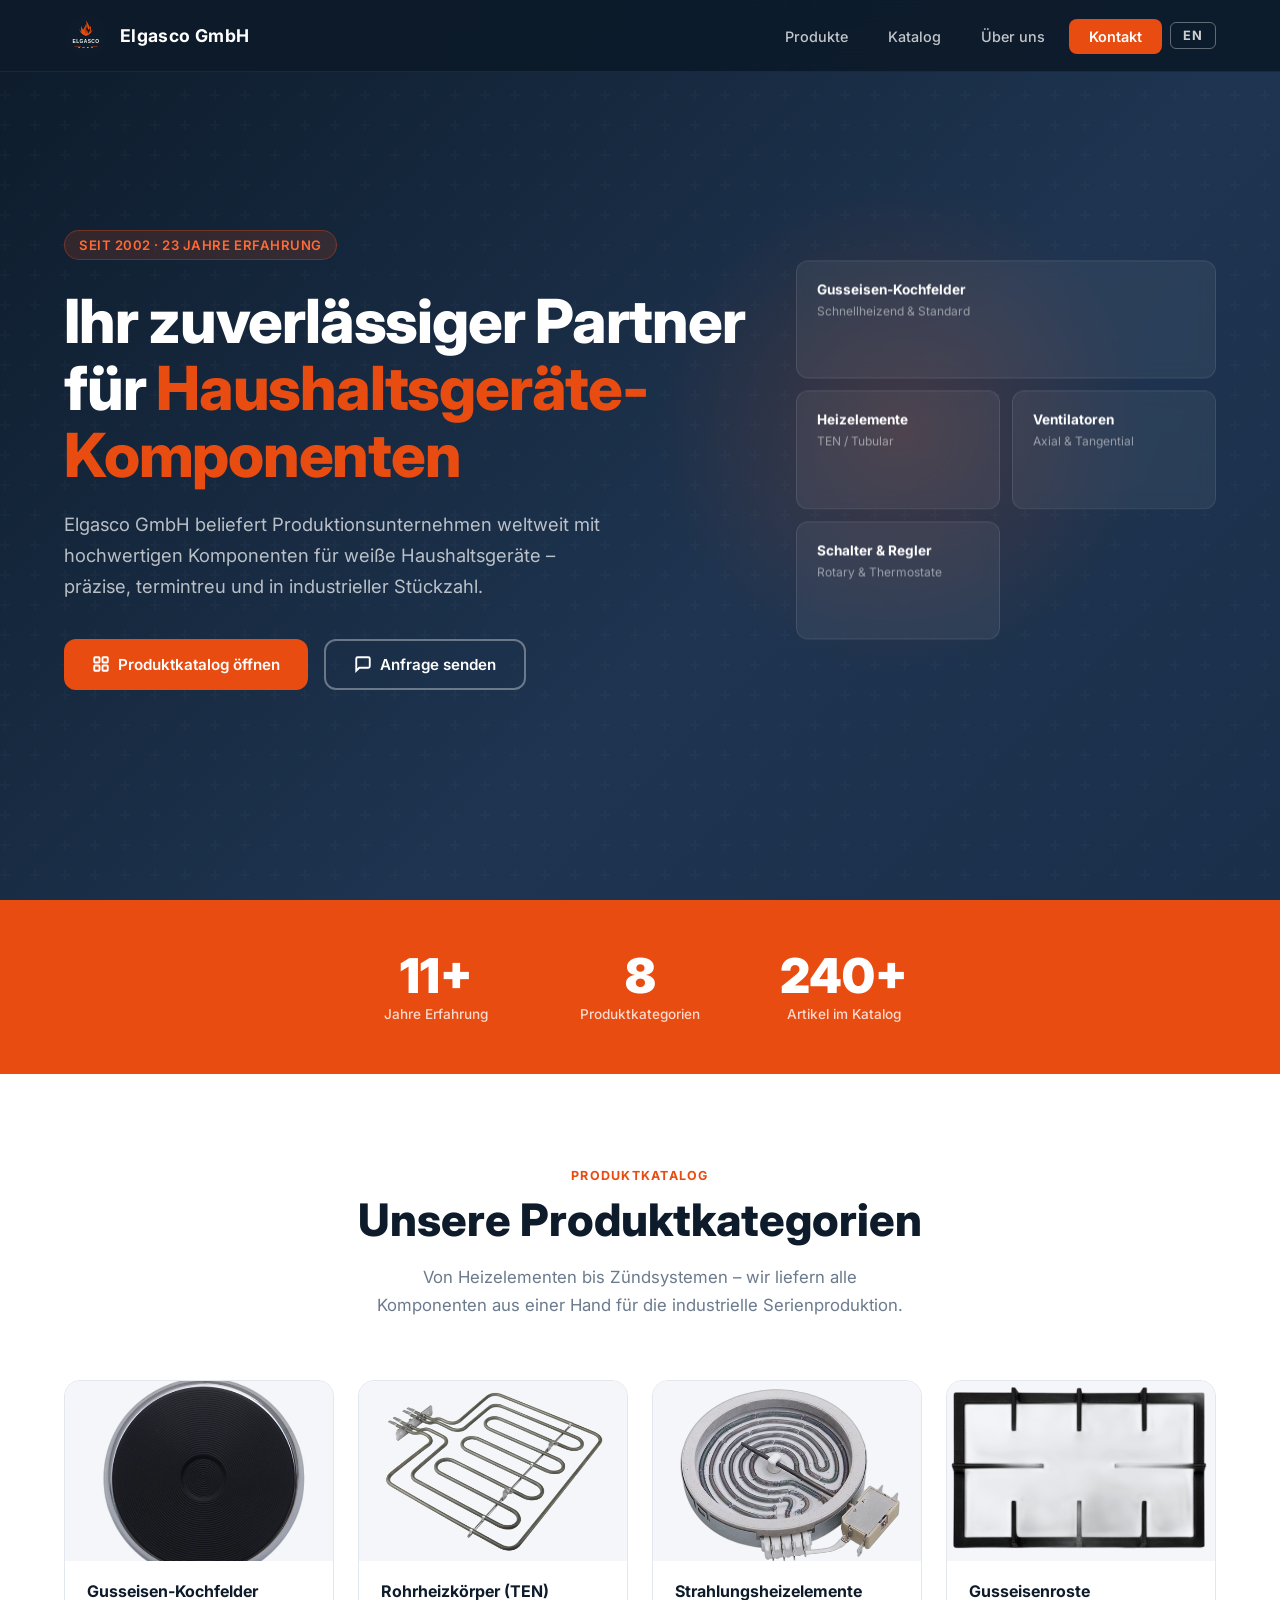
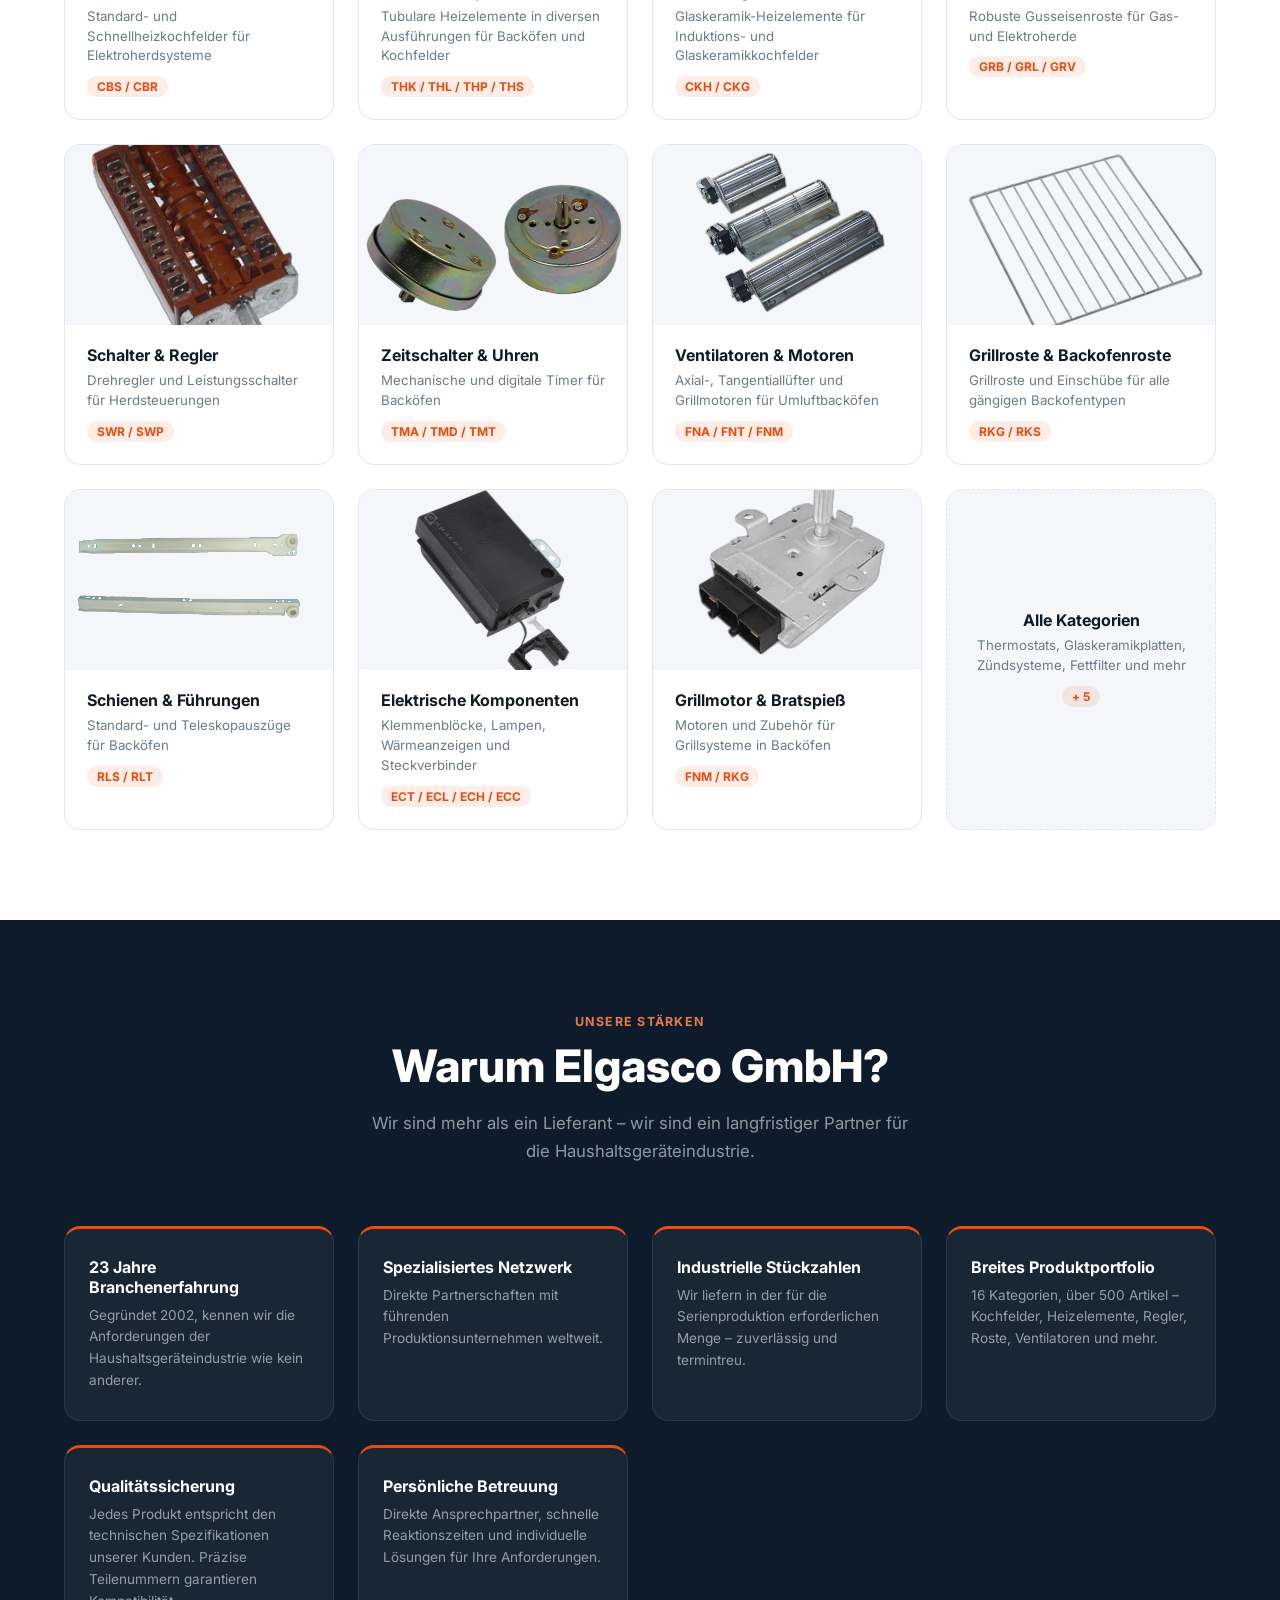
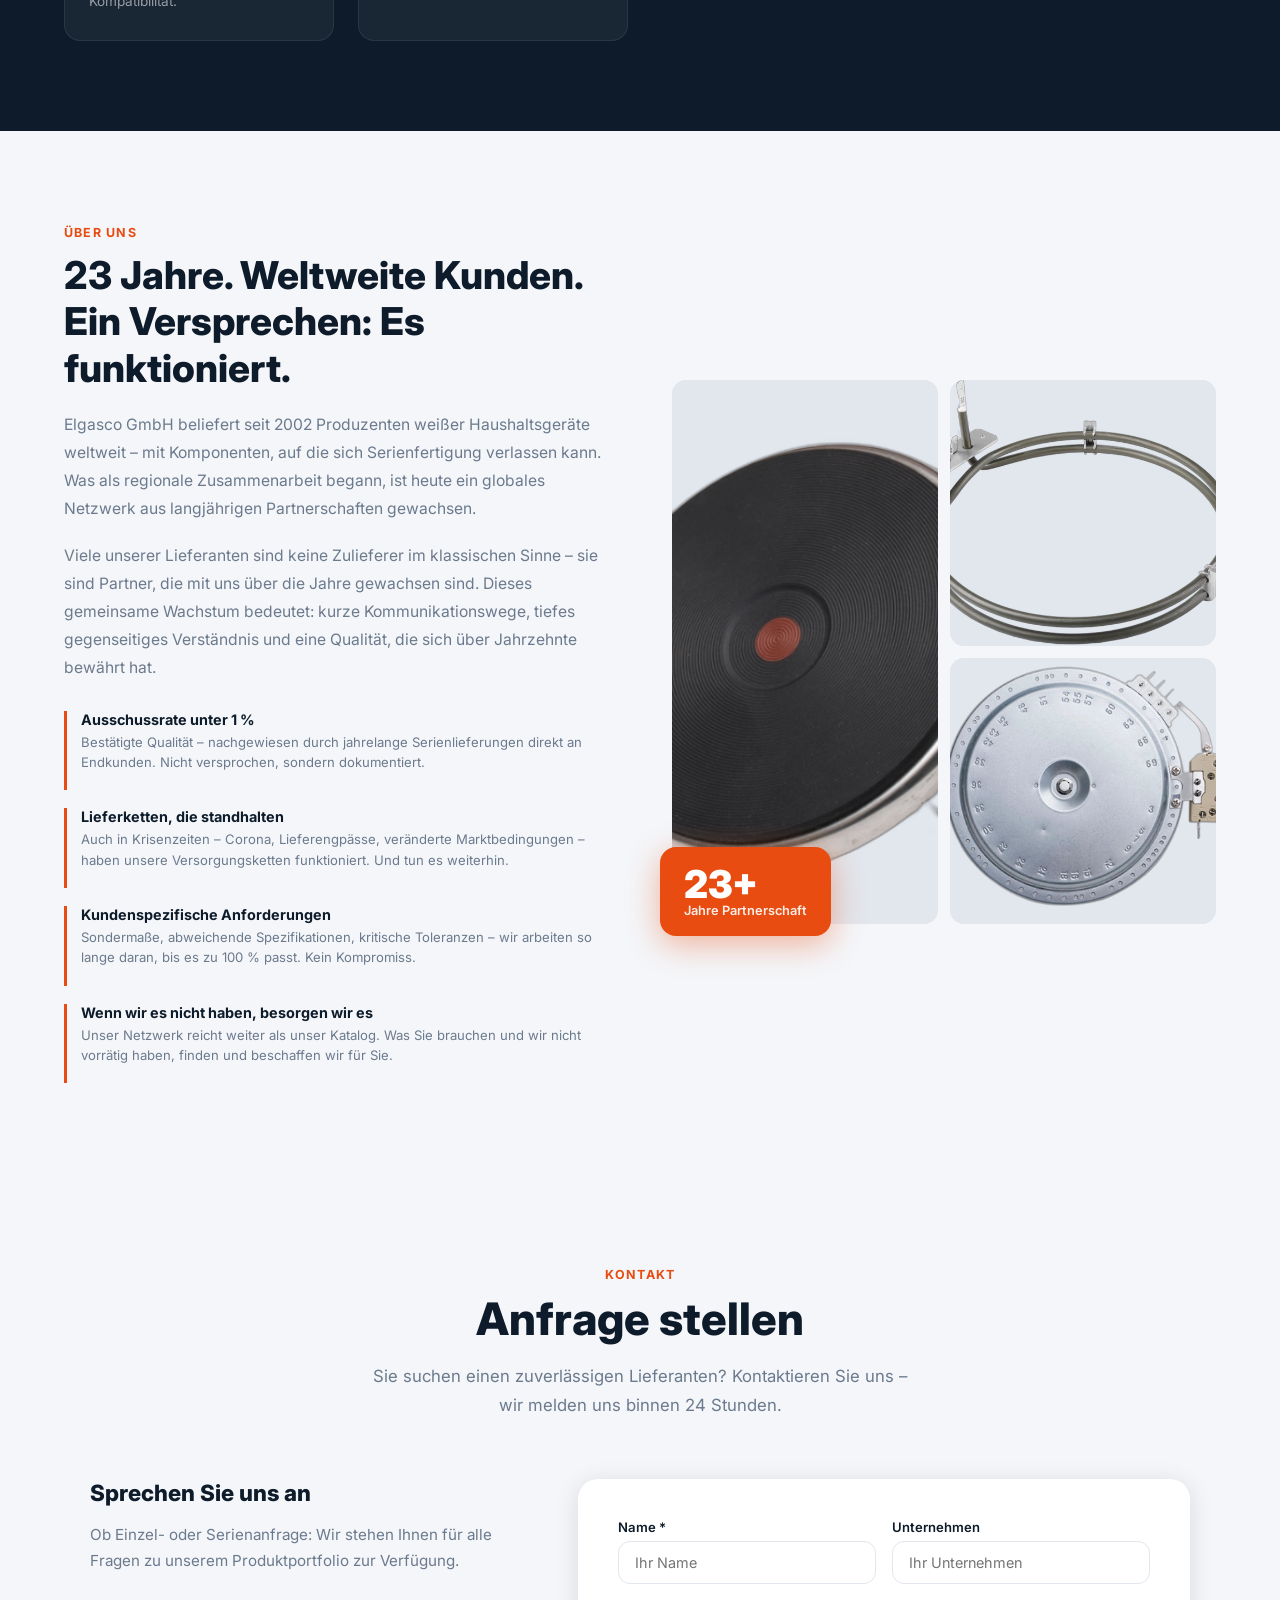
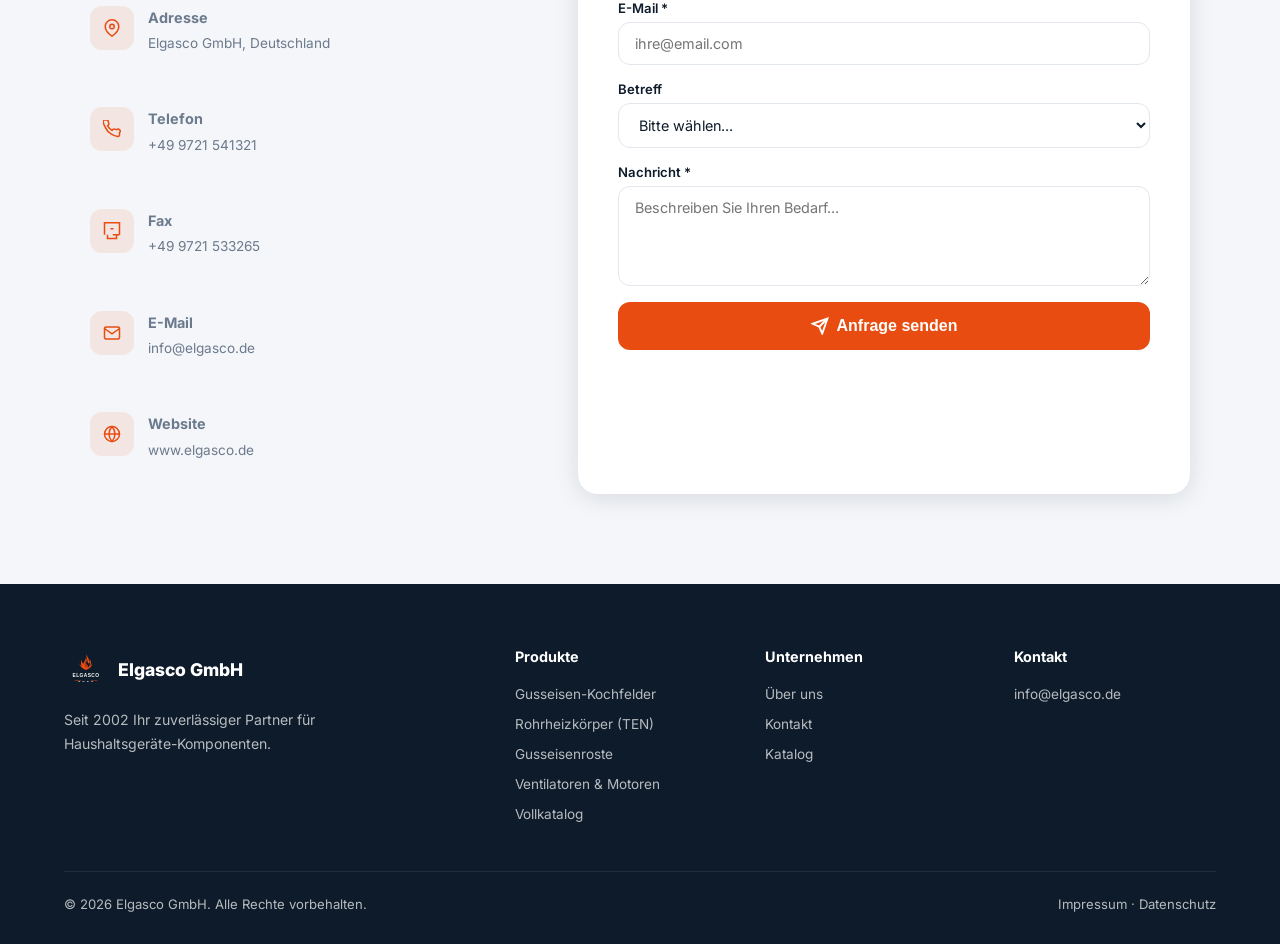
<file: index.html>
﻿<!DOCTYPE html>
<html lang="de">
<head>
  <meta charset="UTF-8" />
  <meta name="viewport" content="width=device-width, initial-scale=1.0" />
  <title>Elgasco GmbH – Ihr Partner für Haushaltsgeräte-Komponenten</title>
  <meta name="description" content="Elgasco GmbH – seit 23 Jahren zuverlässiger Lieferant von Komponenten für Hersteller weißer Haushaltsgeräte weltweit." />
  <meta name="keywords" content="Elgasco, Haushaltsgeräte Komponenten, Heizelemente, Kochfelder, Backofen Ersatzteile, Gusseisenroste, Thermostate, Regler, white goods components" />
  <meta name="robots" content="index, follow" />
  <meta property="og:title" content="Elgasco GmbH – Component Partner" />
  <meta property="og:description" content="25 years of experience supplying components for the household appliance industry worldwide." />
  <meta property="og:image" content="assets/images/logo.svg" />
  <meta property="og:type" content="website" />
  <link rel="preconnect" href="https://fonts.googleapis.com" />
  <link rel="preconnect" href="https://fonts.gstatic.com" crossorigin />
  <link href="https://fonts.googleapis.com/css2?family=Inter:wght@400;500;600;700;800;900&display=swap" rel="stylesheet" />
  <link rel="stylesheet" href="assets/css/style.css" />
  <link rel="icon" type="image/png" href="assets/images/logo.svg" />
  <script type="application/ld+json">
  {"@context":"https://schema.org","@type":"Organization","name":"Elgasco GmbH","description":"Supplier of components for white goods manufacturers","foundingDate":"2002","areaServed":"Worldwide","knowsAbout":["Haushaltsgeräte","Kochfelder","Heizelemente","Backofen Komponenten"]}
  </script>
</head>
<body>

<nav class="navbar">
  <a href="index.html" class="nav-logo">
    <img src="assets/images/logo.svg" alt="Elgasco GmbH Logo" />
    <span>Elgasco GmbH</span>
  </a>
  <ul class="nav-links">
    <li><a href="#categories" data-i18n="nav_products">Produkte</a></li>
    <li><a href="catalog.html" data-i18n="nav_catalog">Katalog</a></li>
    <li><a href="#about" data-i18n="nav_about">Über uns</a></li>
    <li><a href="#contact" class="btn-primary" data-i18n="nav_contact">Kontakt</a></li>
    <li><button class="lang-btn" onclick="toggleLang()" title="Switch language">EN</button></li>
  </ul>
  <button class="nav-toggle" aria-label="Menü öffnen">
    <span></span><span></span><span></span>
  </button>
</nav>

<section class="hero" id="home">
  <div class="hero-bg-glow"></div>
  <div class="hero-content">
    <div class="hero-badge" data-i18n="hero_badge">Seit 2002 · 23 Jahre Erfahrung</div>
    <h1 data-i18n-html="hero_h1">Ihr zuverlässiger Partner für <span>Haushaltsgeräte-Komponenten</span></h1>
    <p data-i18n="hero_p">Elgasco GmbH beliefert Produktionsunternehmen weltweit mit hochwertigen Komponenten für weiße Haushaltsgeräte – präzise, termintreu und in industrieller Stückzahl.</p>
    <div class="hero-buttons">
      <a href="catalog.html" class="btn btn-primary">
        <svg width="18" height="18" viewBox="0 0 24 24" fill="none" stroke="currentColor" stroke-width="2.5"><rect x="3" y="3" width="7" height="7" rx="1"/><rect x="14" y="3" width="7" height="7" rx="1"/><rect x="3" y="14" width="7" height="7" rx="1"/><rect x="14" y="14" width="7" height="7" rx="1"/></svg>
        <span data-i18n="hero_btn_catalog">Produktkatalog öffnen</span>
      </a>
      <a href="#contact" class="btn btn-outline">
        <svg width="18" height="18" viewBox="0 0 24 24" fill="none" stroke="currentColor" stroke-width="2.5"><path d="M21 15a2 2 0 01-2 2H7l-4 4V5a2 2 0 012-2h14a2 2 0 012 2z"/></svg>
        <span data-i18n="hero_btn_contact">Anfrage senden</span>
      </a>
    </div>
  </div>
  <div class="hero-visual" aria-hidden="true">
    <div class="hero-card">
      <h3 data-i18n="hero_card1_h">Gusseisen-Kochfelder</h3>
      <p data-i18n="hero_card1_p">Schnellheizend & Standard</p>
    </div>
    <div class="hero-card">
      <h3 data-i18n="hero_card2_h">Heizelemente</h3>
      <p data-i18n="hero_card2_p">TEN / Tubular</p>
    </div>
    <div class="hero-card">
      <h3 data-i18n="hero_card3_h">Ventilatoren</h3>
      <p data-i18n="hero_card3_p">Axial & Tangential</p>
    </div>
    <div class="hero-card">
      <h3 data-i18n="hero_card4_h">Schalter & Regler</h3>
      <p data-i18n="hero_card4_p">Rotary & Thermostate</p>
    </div>
  </div>
</section>

<div class="stats">
  <div class="stats-grid">
    <div class="stat-item fade-up">
      <div class="stat-number" data-target="23" data-suffix="+">0+</div>
      <div class="stat-label" data-i18n="stat1">Jahre Erfahrung</div>
    </div>
    <div class="stat-item fade-up">
      <div class="stat-number" data-target="16" data-suffix="">0</div>
      <div class="stat-label" data-i18n="stat2">Produktkategorien</div>
    </div>
    <div class="stat-item fade-up">
      <div class="stat-number" data-target="500" data-suffix="+">0+</div>
      <div class="stat-label" data-i18n="stat3">Artikel im Katalog</div>
    </div>
  </div>
</div>

<section class="categories" id="categories">
  <div class="section-header">
    <span class="section-tag" data-i18n="cat_tag">Produktkatalog</span>
    <h2 data-i18n="cat_h2">Unsere Produktkategorien</h2>
    <p data-i18n="cat_p">Von Heizelementen bis Zündsystemen – wir liefern alle Komponenten aus einer Hand für die industrielle Serienproduktion.</p>
  </div>
  <div class="categories-grid">

    <a href="catalog.html?cat=burners" class="category-card fade-up">
      <div class="category-img"><img src="assets/images/CastIronHotplate_nobg.png" alt="Cast Iron Hotplates" loading="lazy" /></div>
      <div class="category-body">
        <h3 data-i18n="cat1_h">Gusseisen-Kochfelder</h3>
        <p data-i18n="cat1_p">Standard- und Schnellheizkochfelder für Elektroherdsysteme</p>
        <span class="cat-count">CBS / CBR</span>
      </div>
    </a>

    <a href="catalog.html?cat=ten" class="category-card fade-up">
      <div class="category-img"><img src="assets/images/Tubular Heating Element 1_nobg.png" alt="Tubular Heating Elements" loading="lazy" /></div>
      <div class="category-body">
        <h3 data-i18n="cat2_h">Rohrheizkörper (TEN)</h3>
        <p data-i18n="cat2_p">Tubulare Heizelemente in diversen Ausführungen für Backöfen und Kochfelder</p>
        <span class="cat-count">THK / THL / THP / THS</span>
      </div>
    </a>

    <a href="catalog.html?cat=radiant" class="category-card fade-up">
      <div class="category-img"><img src="assets/images/Radiant Heating Element_1_nobg.png" alt="Radiant Heating Elements" loading="lazy" /></div>
      <div class="category-body">
        <h3 data-i18n="cat3_h">Strahlungs­heizelemente</h3>
        <p data-i18n="cat3_p">Glaskeramik-Heizelemente für Induktions- und Glaskeramikkochfelder</p>
        <span class="cat-count">CKH / CKG</span>
      </div>
    </a>

    <a href="catalog.html?cat=grates" class="category-card fade-up">
      <div class="category-img"><img src="assets/images/Cast Iron Grid_1_nobg.png" alt="Cast Iron Grates" loading="lazy" /></div>
      <div class="category-body">
        <h3 data-i18n="cat4_h">Gusseisenroste</h3>
        <p data-i18n="cat4_p">Robuste Gusseisenroste für Gas- und Elektroherde</p>
        <span class="cat-count">GRB / GRL / GRV</span>
      </div>
    </a>

    <a href="catalog.html?cat=switches" class="category-card fade-up">
      <div class="category-img"><img src="assets/images/Rotary_Switch_1_nobg.png" alt="Switches & Regulators" loading="lazy" /></div>
      <div class="category-body">
        <h3 data-i18n="cat5_h">Schalter &amp; Regler</h3>
        <p data-i18n="cat5_p">Drehregler und Leistungsschalter für Herdsteuerungen</p>
        <span class="cat-count">SWR / SWP</span>
      </div>
    </a>

    <a href="catalog.html?cat=timers" class="category-card fade-up">
      <div class="category-img"><img src="assets/images/Mechanical Timer_nobg.png" alt="Timers" loading="lazy" /></div>
      <div class="category-body">
        <h3 data-i18n="cat6_h">Zeitschalter &amp; Uhren</h3>
        <p data-i18n="cat6_p">Mechanische und digitale Timer für Backöfen</p>
        <span class="cat-count">TMA / TMD / TMT</span>
      </div>
    </a>

    <a href="catalog.html?cat=fans" class="category-card fade-up">
      <div class="category-img"><img src="assets/images/Tangential Fan_nobg.png" alt="Fans & Motors" loading="lazy" /></div>
      <div class="category-body">
        <h3 data-i18n="cat7_h">Ventilatoren &amp; Motoren</h3>
        <p data-i18n="cat7_p">Axial-, Tangentiallüfter und Grillmotoren für Umluftbacköfen</p>
        <span class="cat-count">FNA / FNT / FNM</span>
      </div>
    </a>

    <a href="catalog.html?cat=grill" class="category-card fade-up">
      <div class="category-img"><img src="assets/images/GrillGrid_1_nobg.png" alt="Grill & Oven Racks" loading="lazy" /></div>
      <div class="category-body">
        <h3 data-i18n="cat8_h">Grillroste &amp; Backofenroste</h3>
        <p data-i18n="cat8_p">Grillroste und Einschübe für alle gängigen Backofentypen</p>
        <span class="cat-count">RKG / RKS</span>
      </div>
    </a>

    <a href="catalog.html?cat=rails" class="category-card fade-up">
      <div class="category-img"><img src="assets/images/Roll_guide_nobg.png" alt="Rails & Guides" loading="lazy" /></div>
      <div class="category-body">
        <h3 data-i18n="cat9_h">Schienen &amp; Führungen</h3>
        <p data-i18n="cat9_p">Standard- und Teleskopauszüge für Backöfen</p>
        <span class="cat-count">RLS / RLT</span>
      </div>
    </a>

    <a href="catalog.html?cat=electrical" class="category-card fade-up">
      <div class="category-img"><img src="assets/images/TerminalBlock_1_nobg.png" alt="Electrical Components" loading="lazy" /></div>
      <div class="category-body">
        <h3 data-i18n="cat10_h">Elektrische Komponenten</h3>
        <p data-i18n="cat10_p">Klemmenblöcke, Lampen, Wärmeanzeigen und Steckverbinder</p>
        <span class="cat-count">ECT / ECL / ECH / ECC</span>
      </div>
    </a>

    <a href="catalog.html?cat=grill-motor" class="category-card fade-up">
      <div class="category-img"><img src="assets/images/GrillMotor_nobg.png" alt="Grill Motor & Rotisserie" loading="lazy" /></div>
      <div class="category-body">
        <h3 data-i18n="cat11_h">Grillmotor &amp; Bratspieß</h3>
        <p data-i18n="cat11_p">Motoren und Zubehör für Grillsysteme in Backöfen</p>
        <span class="cat-count">FNM / RKG</span>
      </div>
    </a>

    <a href="catalog.html" class="category-card fade-up" style="border-style:dashed;background:var(--gray-light);display:flex;flex-direction:column;align-items:center;justify-content:center;text-align:center;min-height:220px;">
      <div class="category-body">
        <h3 data-i18n="cat12_h">Alle Kategorien</h3>
        <p data-i18n="cat12_p">Thermostats, Glaskeramikplatten, Zündsysteme, Fettfilter und mehr</p>
        <span class="cat-count">+ 5</span>
      </div>
    </a>

  </div>
</section>

<section class="why-us" id="why">
  <div class="section-header">
    <span class="section-tag" style="color:rgba(255,130,80,.9)" data-i18n="why_tag">Unsere Stärken</span>
    <h2 data-i18n="why_h2">Warum Elgasco GmbH?</h2>
    <p style="color:rgba(255,255,255,.55)" data-i18n="why_p">Wir sind mehr als ein Lieferant – wir sind ein langfristiger Partner für die Haushaltsgeräteindustrie.</p>
  </div>
  <div class="why-grid">
    <div class="why-card fade-up">
      <h3 data-i18n="why1_h">23 Jahre Branchenerfahrung</h3>
      <p data-i18n="why1_p">Gegründet 2002, kennen wir die Anforderungen der Haushaltsgeräteindustrie wie kein anderer.</p>
    </div>
    <div class="why-card fade-up">
      <h3 data-i18n="why2_h">Spezialisiertes Netzwerk</h3>
      <p data-i18n="why2_p">Direkte Partnerschaften mit führenden Produktionsunternehmen weltweit.</p>
    </div>
    <div class="why-card fade-up">
      <h3 data-i18n="why3_h">Industrielle Stückzahlen</h3>
      <p data-i18n="why3_p">Wir liefern in der für die Serienproduktion erforderlichen Menge – zuverlässig und termintreu.</p>
    </div>
    <div class="why-card fade-up">
      <h3 data-i18n="why4_h">Breites Produktportfolio</h3>
      <p data-i18n="why4_p">16 Kategorien, über 500 Artikel – Kochfelder, Heizelemente, Regler, Roste, Ventilatoren und mehr.</p>
    </div>
    <div class="why-card fade-up">
      <h3 data-i18n="why5_h">Qualitätssicherung</h3>
      <p data-i18n="why5_p">Jedes Produkt entspricht den technischen Spezifikationen unserer Kunden. Präzise Teilenummern garantieren Kompatibilität.</p>
    </div>
    <div class="why-card fade-up">
      <h3 data-i18n="why6_h">Persönliche Betreuung</h3>
      <p data-i18n="why6_p">Direkte Ansprechpartner, schnelle Reaktionszeiten und individuelle Lösungen für Ihre Anforderungen.</p>
    </div>
  </div>
</section>

<section class="about" id="about">
  <div class="about-grid">
    <div class="about-content">
      <span class="section-tag" data-i18n="about_tag">Über uns</span>
      <h2 data-i18n="about_h2">23 Jahre. Weltweite Kunden. Ein Versprechen: Es funktioniert.</h2>
      <p data-i18n="about_p1">Elgasco GmbH beliefert seit 2002 Produzenten weißer Haushaltsgeräte weltweit – mit Komponenten, auf die sich Serienfertigung verlassen kann.</p>
      <p data-i18n="about_p2">Viele unserer Lieferanten sind keine Zulieferer im klassischen Sinne – sie sind Partner, die mit uns über die Jahre gewachsen sind.</p>
      <div class="about-strengths">
        <div class="about-strength-item">
          <div><h4 data-i18n="str1_h">Ausschussrate unter 1 %</h4><p data-i18n="str1_p">Bestätigte Qualität – nachgewiesen durch jahrelange Serienlieferungen direkt an Endkunden. Nicht versprochen, sondern dokumentiert.</p></div>
        </div>
        <div class="about-strength-item">
          <div><h4 data-i18n="str2_h">Lieferketten, die standhalten</h4><p data-i18n="str2_p">Auch in Krisenzeiten – Corona, Lieferengpässe, veränderte Marktbedingungen – haben unsere Versorgungsketten funktioniert. Und tun es weiterhin.</p></div>
        </div>
        <div class="about-strength-item">
          <div><h4 data-i18n="str3_h">Kundenspezifische Anforderungen</h4><p data-i18n="str3_p">Sondermaße, abweichende Spezifikationen, kritische Toleranzen – wir arbeiten so lange daran, bis es zu 100 % passt. Kein Kompromiss.</p></div>
        </div>
        <div class="about-strength-item">
          <div><h4 data-i18n="str4_h">Wenn wir es nicht haben, besorgen wir es</h4><p data-i18n="str4_p">Unser Netzwerk reicht weiter als unser Katalog. Was Sie brauchen und wir nicht vorrätig haben, finden und beschaffen wir für Sie.</p></div>
        </div>
      </div>
    </div>
    <div class="about-visual">
      <div class="about-img-grid">
        <div class="about-img-item"><img src="assets/images/CastIronHotplateRapid_nobg.png" alt="Rapid hotplate" loading="lazy" /></div>
        <div class="about-img-item"><img src="assets/images/Tubular Heating Element 2_nobg.png" alt="Tubular heater" loading="lazy" /></div>
        <div class="about-img-item"><img src="assets/images/Radiant Heating Element_2_nobg.png" alt="Radiant element" loading="lazy" /></div>
      </div>
      <div class="about-badge-overlay">
        <div class="number">23+</div>
        <div class="text" data-i18n="about_badge">Jahre Partnerschaft</div>
      </div>
    </div>
  </div>
</section>

<section class="contact" id="contact">
  <div class="section-header">
    <span class="section-tag" data-i18n="contact_tag">Kontakt</span>
    <h2 data-i18n="contact_h2">Anfrage stellen</h2>
    <p data-i18n="contact_p">Sie suchen einen zuverlässigen Lieferanten? Kontaktieren Sie uns – wir melden uns binnen 24 Stunden.</p>
  </div>
  <div class="contact-grid">
    <div class="contact-info">
      <h3 data-i18n="contact_speak">Sprechen Sie uns an</h3>
      <p data-i18n="contact_speak_p">Ob Einzel- oder Serienanfrage: Wir stehen Ihnen für alle Fragen zu unserem Produktportfolio zur Verfügung.</p>
      <div class="contact-items">
        <div class="contact-item">
          <div class="contact-item-icon"><svg width="18" height="18" viewBox="0 0 24 24" fill="none" stroke="currentColor" stroke-width="2"><path d="M21 10c0 7-9 13-9 13s-9-6-9-13a9 9 0 0118 0z"/><circle cx="12" cy="10" r="3"/></svg></div>
          <div class="contact-item-body">
            <p data-i18n="contact_addr_label">Adresse</p>
            <p data-i18n="contact_addr_val">Elgasco GmbH, Deutschland</p>
          </div>
        </div>
        <div class="contact-item">
          <div class="contact-item-icon"><svg width="18" height="18" viewBox="0 0 24 24" fill="none" stroke="currentColor" stroke-width="2"><path d="M22 16.92v3a2 2 0 01-2.18 2 19.79 19.79 0 01-8.63-3.07A19.5 19.5 0 013.07 9.81 19.79 19.79 0 01.01 1.18 2 2 0 012 0h3a2 2 0 012 1.72c.127.96.361 1.903.7 2.81a2 2 0 01-.45 2.11L6.09 7.91a16 16 0 006 6l1.27-1.27a2 2 0 012.11-.45c.907.339 1.85.573 2.81.7A2 2 0 0122 16.92z"/></svg></div>
          <div class="contact-item-body">
            <p data-i18n="contact_phone_label">Telefon</p>
            <p><a href="tel:+499721541321" style="color:inherit;">+49 9721 541321</a></p>
          </div>
        </div>
        <div class="contact-item">
          <div class="contact-item-icon"><svg width="18" height="18" viewBox="0 0 24 24" fill="none" stroke="currentColor" stroke-width="2"><polyline points="22 17 13 17"/><polyline points="2 17 2 1 22 1 22 17"/><polyline points="6 17 6 22 18 22 18 17"/><line x1="10" y1="9" x2="14" y2="9"/></svg></div>
          <div class="contact-item-body">
            <p data-i18n="contact_fax_label">Fax</p>
            <p>+49 9721 533265</p>
          </div>
        </div>
        <div class="contact-item">
          <div class="contact-item-icon"><svg width="18" height="18" viewBox="0 0 24 24" fill="none" stroke="currentColor" stroke-width="2"><path d="M4 4h16c1.1 0 2 .9 2 2v12c0 1.1-.9 2-2 2H4c-1.1 0-2-.9-2-2V6c0-1.1.9-2 2-2z"/><polyline points="22,6 12,13 2,6"/></svg></div>
          <div class="contact-item-body">
            <p data-i18n="contact_email_label">E-Mail</p>
            <p>info@elgasco.de</p>
          </div>
        </div>
        <div class="contact-item">
          <div class="contact-item-icon"><svg width="18" height="18" viewBox="0 0 24 24" fill="none" stroke="currentColor" stroke-width="2"><circle cx="12" cy="12" r="10"/><line x1="2" y1="12" x2="22" y2="12"/><path d="M12 2a15.3 15.3 0 014 10 15.3 15.3 0 01-4 10 15.3 15.3 0 01-4-10 15.3 15.3 0 014-10z"/></svg></div>
          <div class="contact-item-body">
            <p data-i18n="contact_web_label">Website</p>
            <p>www.elgasco.de</p>
          </div>
        </div>
      </div>
    </div>
    <div class="contact-form">
      <div id="formSuccess" style="display:none;text-align:center;padding:48px 24px;">
        <div style="font-size:2.5rem;margin-bottom:16px;color:var(--orange);">✓</div>
        <h3 style="margin-bottom:8px;" data-i18n="form_success_h">Nachricht gesendet!</h3>
        <p style="color:var(--gray-text);" data-i18n="form_success_p">Wir melden uns innerhalb von 24 Stunden.</p>
      </div>
      <div id="formError" style="display:none;background:rgba(220,50,50,.08);border:1px solid rgba(220,50,50,.25);border-radius:10px;padding:14px 18px;margin-bottom:16px;font-size:.88rem;color:#c0392b;" data-i18n="form_error">
        Fehler beim Senden. Bitte versuchen Sie es erneut oder schreiben Sie uns direkt an info@elgasco.de.
      </div>
      <form id="contactForm" onsubmit="handleSubmit(event)">
        <!-- Web3Forms access key -->
        <input type="hidden" name="access_key" value="13af728c-b09a-473f-8dcf-05479f974a39" />
        <input type="hidden" name="subject" value="Neue Anfrage – elgasco.de" />
        <input type="hidden" name="from_name" value="Elgasco Website" />
        <!-- Honeypot – unsichtbar für echte Nutzer, Bots füllen es aus -->
        <input type="checkbox" name="botcheck" style="display:none;" tabindex="-1" autocomplete="off" />

        <div class="form-row">
          <div class="form-group">
            <label for="name" data-i18n="form_name">Name *</label>
            <input type="text" id="name" name="name" data-i18n-ph="form_placeholder_name" placeholder="Ihr Name" required />
          </div>
          <div class="form-group">
            <label for="company" data-i18n="form_company">Unternehmen</label>
            <input type="text" id="company" name="company" data-i18n-ph="form_placeholder_company" placeholder="Ihr Unternehmen" />
          </div>
        </div>
        <div class="form-group">
          <label for="femail" data-i18n="form_email">E-Mail *</label>
          <input type="email" id="femail" name="email" data-i18n-ph="form_placeholder_email" placeholder="ihre@email.com" required />
        </div>
        <div class="form-group">
          <label for="fsubject" data-i18n="form_subject">Betreff</label>
          <select id="fsubject" name="enquiry_type">
            <option value="" data-i18n="form_subject_opt0">Bitte wählen...</option>
            <option data-i18n="form_subject_opt1">Produktanfrage</option>
            <option data-i18n="form_subject_opt2">Katalog anfordern</option>
            <option data-i18n="form_subject_opt3">Partnerschaft</option>
            <option data-i18n="form_subject_opt4">Sonstiges</option>
          </select>
        </div>
        <div class="form-group">
          <label for="message" data-i18n="form_message">Nachricht *</label>
          <textarea id="message" name="message" data-i18n-ph="form_placeholder_msg" placeholder="Beschreiben Sie Ihren Bedarf..." required></textarea>
        </div>
        <button type="submit" id="formBtn" class="btn btn-primary form-submit">
          <svg width="18" height="18" viewBox="0 0 24 24" fill="none" stroke="currentColor" stroke-width="2.5"><line x1="22" y1="2" x2="11" y2="13"/><polygon points="22 2 15 22 11 13 2 9 22 2"/></svg>
          <span data-i18n="form_submit">Anfrage senden</span>
        </button>
      </form>
    </div>
  </div>
</section>

<footer>
  <div class="footer-grid">
    <div class="footer-brand">
      <div class="footer-logo">
        <img src="assets/images/logo.svg" alt="Elgasco GmbH" />
        <span style="color:white;font-weight:800;font-size:1.1rem;">Elgasco GmbH</span>
      </div>
      <p data-i18n="footer_p">Seit 2002 Ihr zuverlässiger Partner für Haushaltsgeräte-Komponenten.</p>
    </div>
    <div class="footer-col">
      <h4 data-i18n="footer_products">Produkte</h4>
      <ul>
        <li><a href="catalog.html?cat=burners" data-i18n="cat1_h">Gusseisen-Kochfelder</a></li>
        <li><a href="catalog.html?cat=ten" data-i18n="cat2_h">Rohrheizkörper (TEN)</a></li>
        <li><a href="catalog.html?cat=grates" data-i18n="cat4_h">Gusseisenroste</a></li>
        <li><a href="catalog.html?cat=fans" data-i18n="cat7_h">Ventilatoren &amp; Motoren</a></li>
        <li><a href="catalog.html" data-i18n="footer_full_cat">Vollkatalog</a></li>
      </ul>
    </div>
    <div class="footer-col">
      <h4 data-i18n="footer_company">Unternehmen</h4>
      <ul>
        <li><a href="#about" data-i18n="nav_about">Über uns</a></li>
        <li><a href="#contact" data-i18n="nav_contact">Kontakt</a></li>
        <li><a href="catalog.html" data-i18n="nav_catalog">Katalog</a></li>
      </ul>
    </div>
    <div class="footer-col">
      <h4 data-i18n="nav_contact">Kontakt</h4>
      <ul>
        <li><a href="mailto:info@elgasco.de">info@elgasco.de</a></li>
      </ul>
    </div>
  </div>
  <div class="footer-bottom">
    <span data-i18n="footer_copy">© 2026 Elgasco GmbH. Alle Rechte vorbehalten.</span>
    <span>
      <a href="impressum.html" style="color:inherit;" data-i18n="footer_imprint">Impressum</a> ·
      <a href="datenschutz.html" style="color:inherit;" data-i18n="footer_privacy">Datenschutz</a>
    </span>
  </div>
</footer>

<script src="assets/js/i18n.js"></script>
<script src="assets/js/main.js"></script>
<script>
async function handleSubmit(e) {
  e.preventDefault();
  const form = e.target;
  const btn = document.getElementById('formBtn');
  const errorEl = document.getElementById('formError');

  // Honeypot check
  if (form.botcheck && form.botcheck.checked) return;

  btn.disabled = true;
  btn.querySelector('span').textContent = '...';
  errorEl.style.display = 'none';

  try {
    const data = new FormData(form);
    // Add page language to the submission
    data.append('language', typeof currentLang !== 'undefined' ? currentLang : 'de');

    const res = await fetch('https://api.web3forms.com/submit', {
      method: 'POST',
      body: data
    });
    const json = await res.json();

    if (json.success) {
      form.style.display = 'none';
      document.getElementById('formSuccess').style.display = 'block';
      // Re-apply translations to success message
      applyTranslations();
    } else {
      throw new Error(json.message || 'Error');
    }
  } catch (err) {
    errorEl.style.display = 'block';
    btn.disabled = false;
    btn.querySelector('span').textContent = t('form_submit');
  }
}
</script>
</body>
</html>
</file>
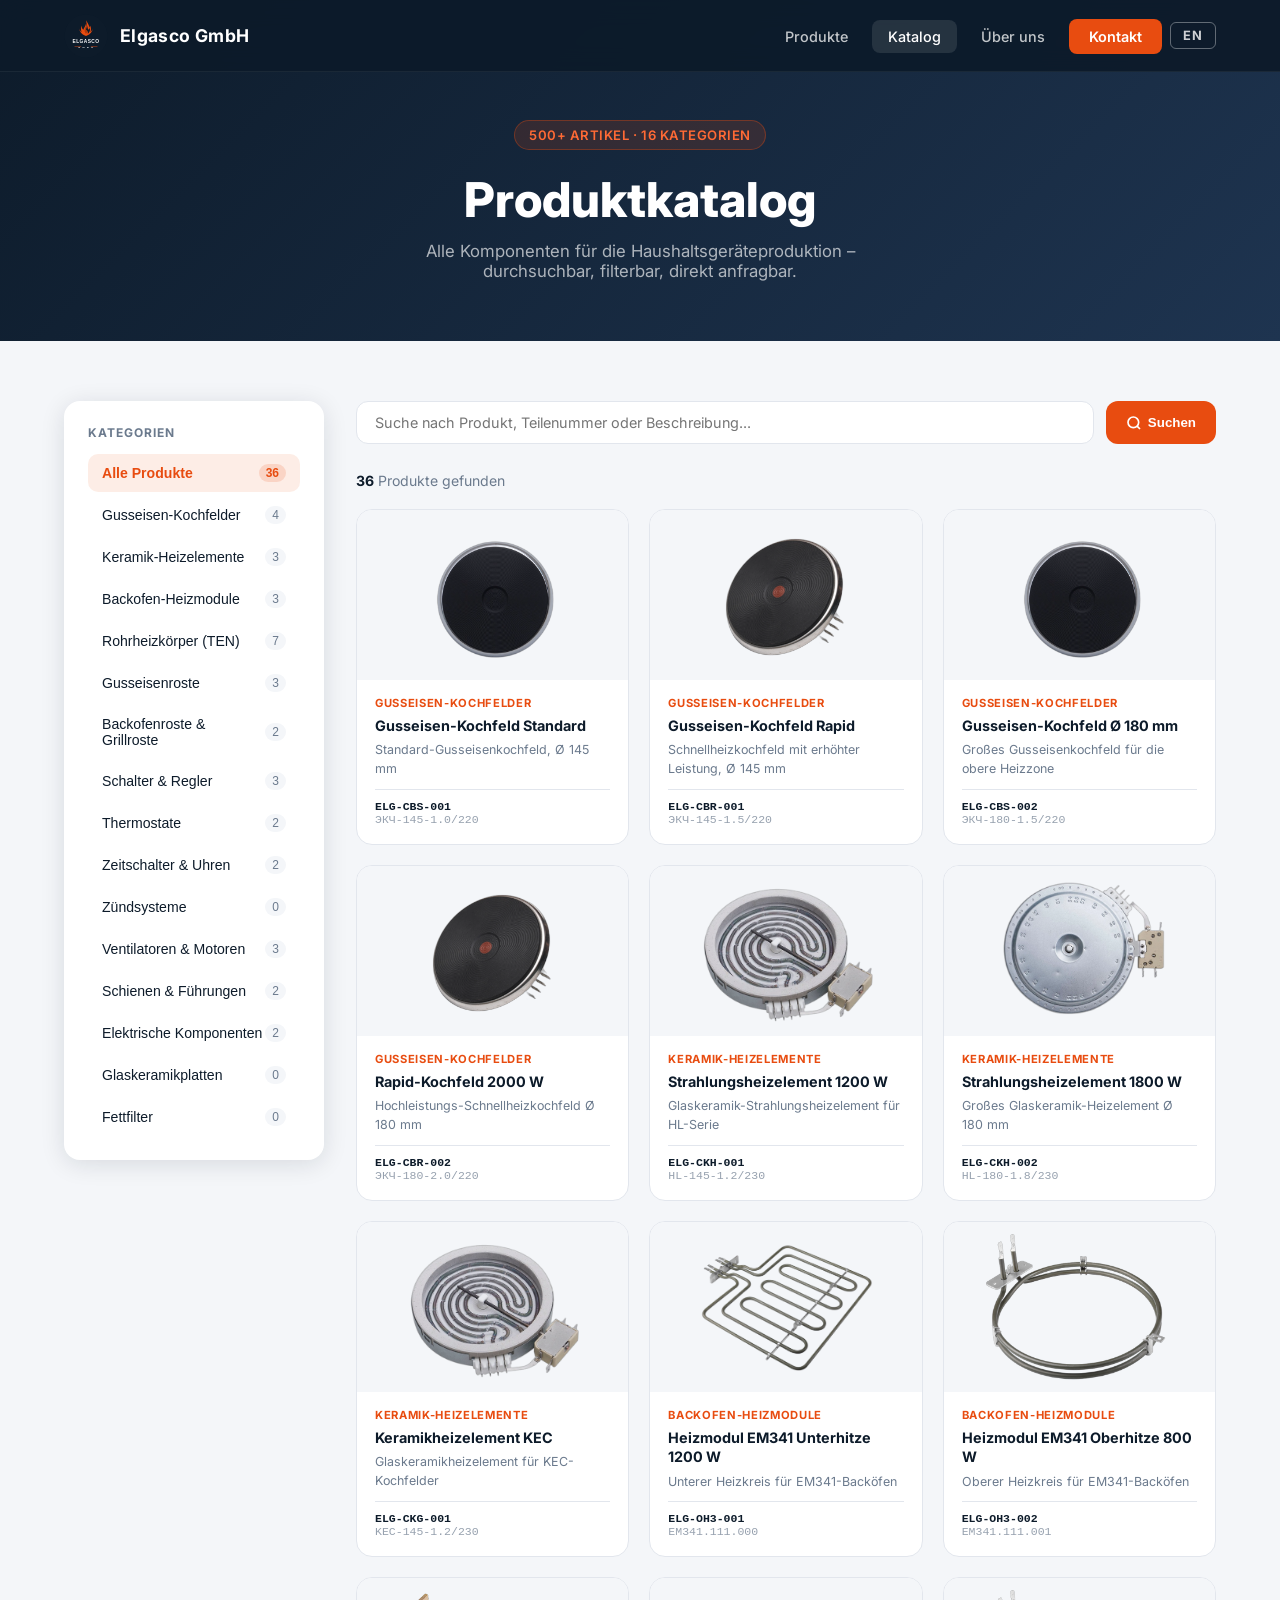
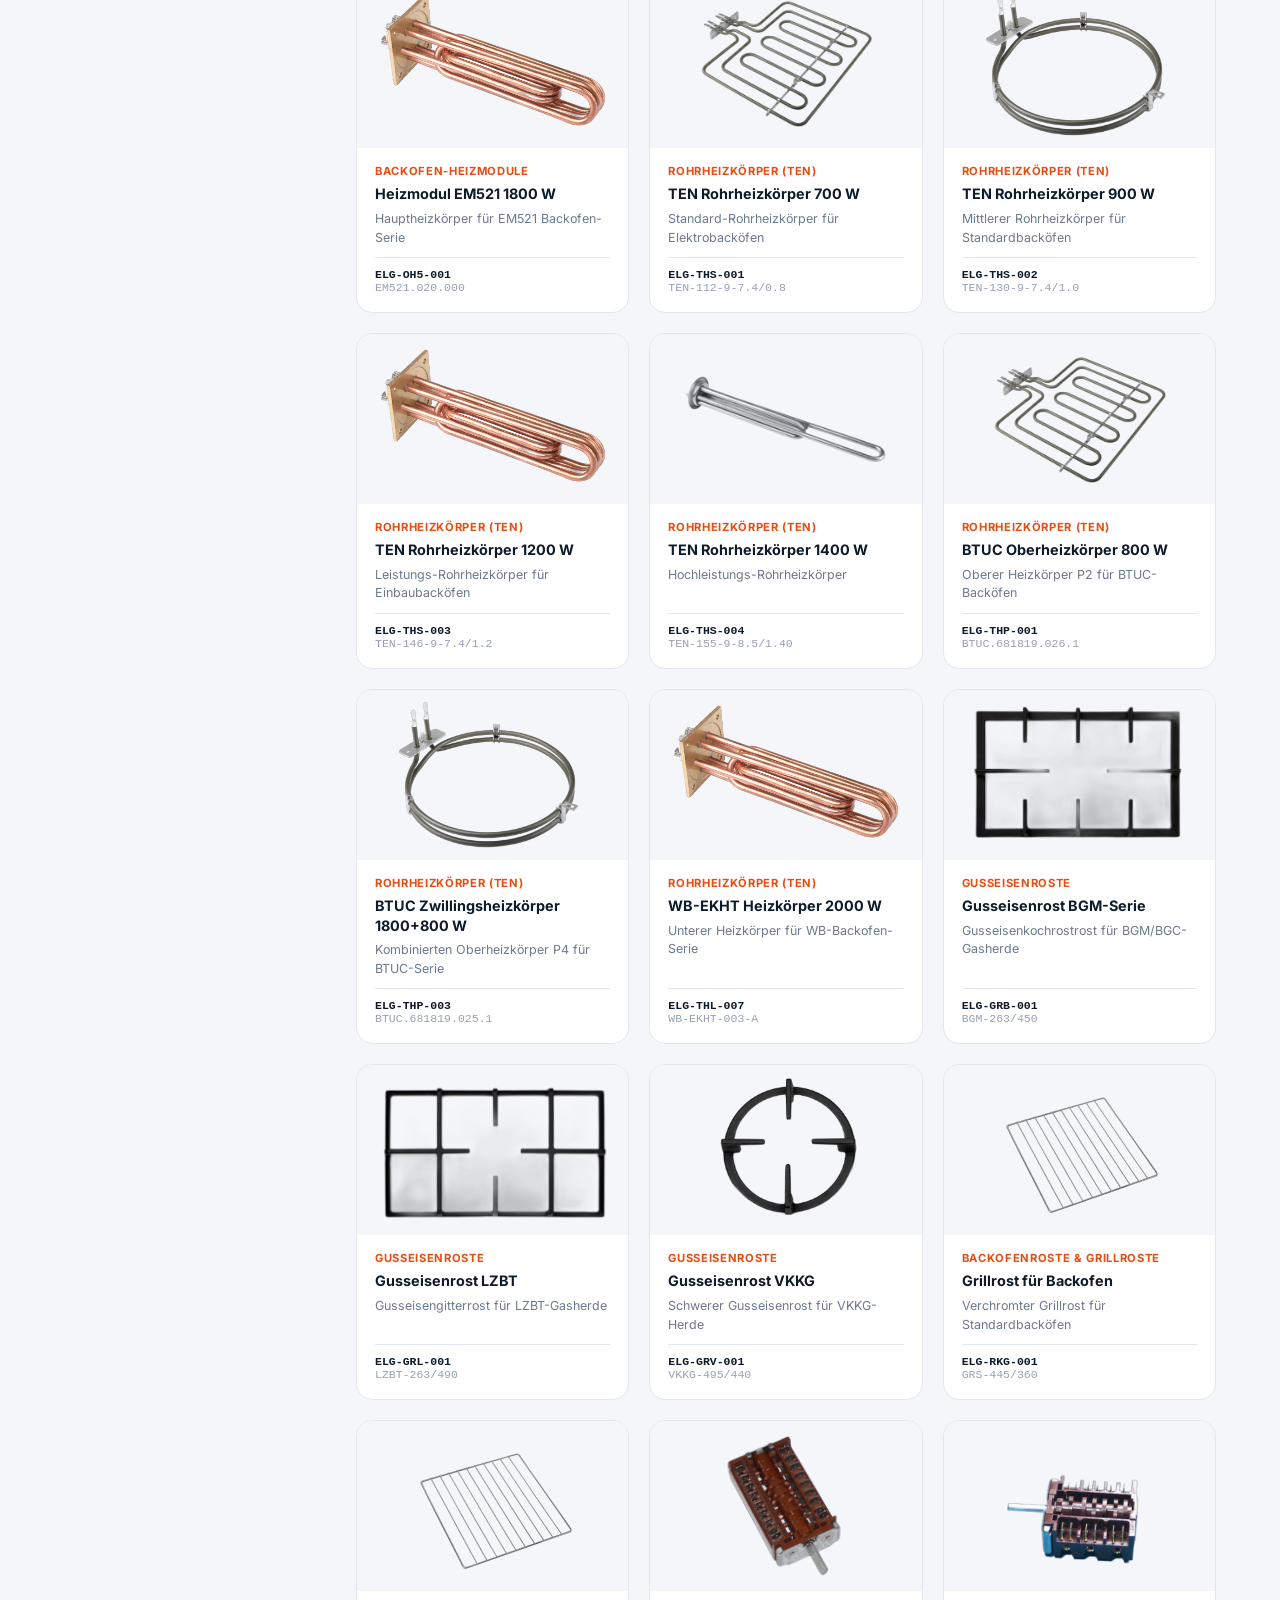
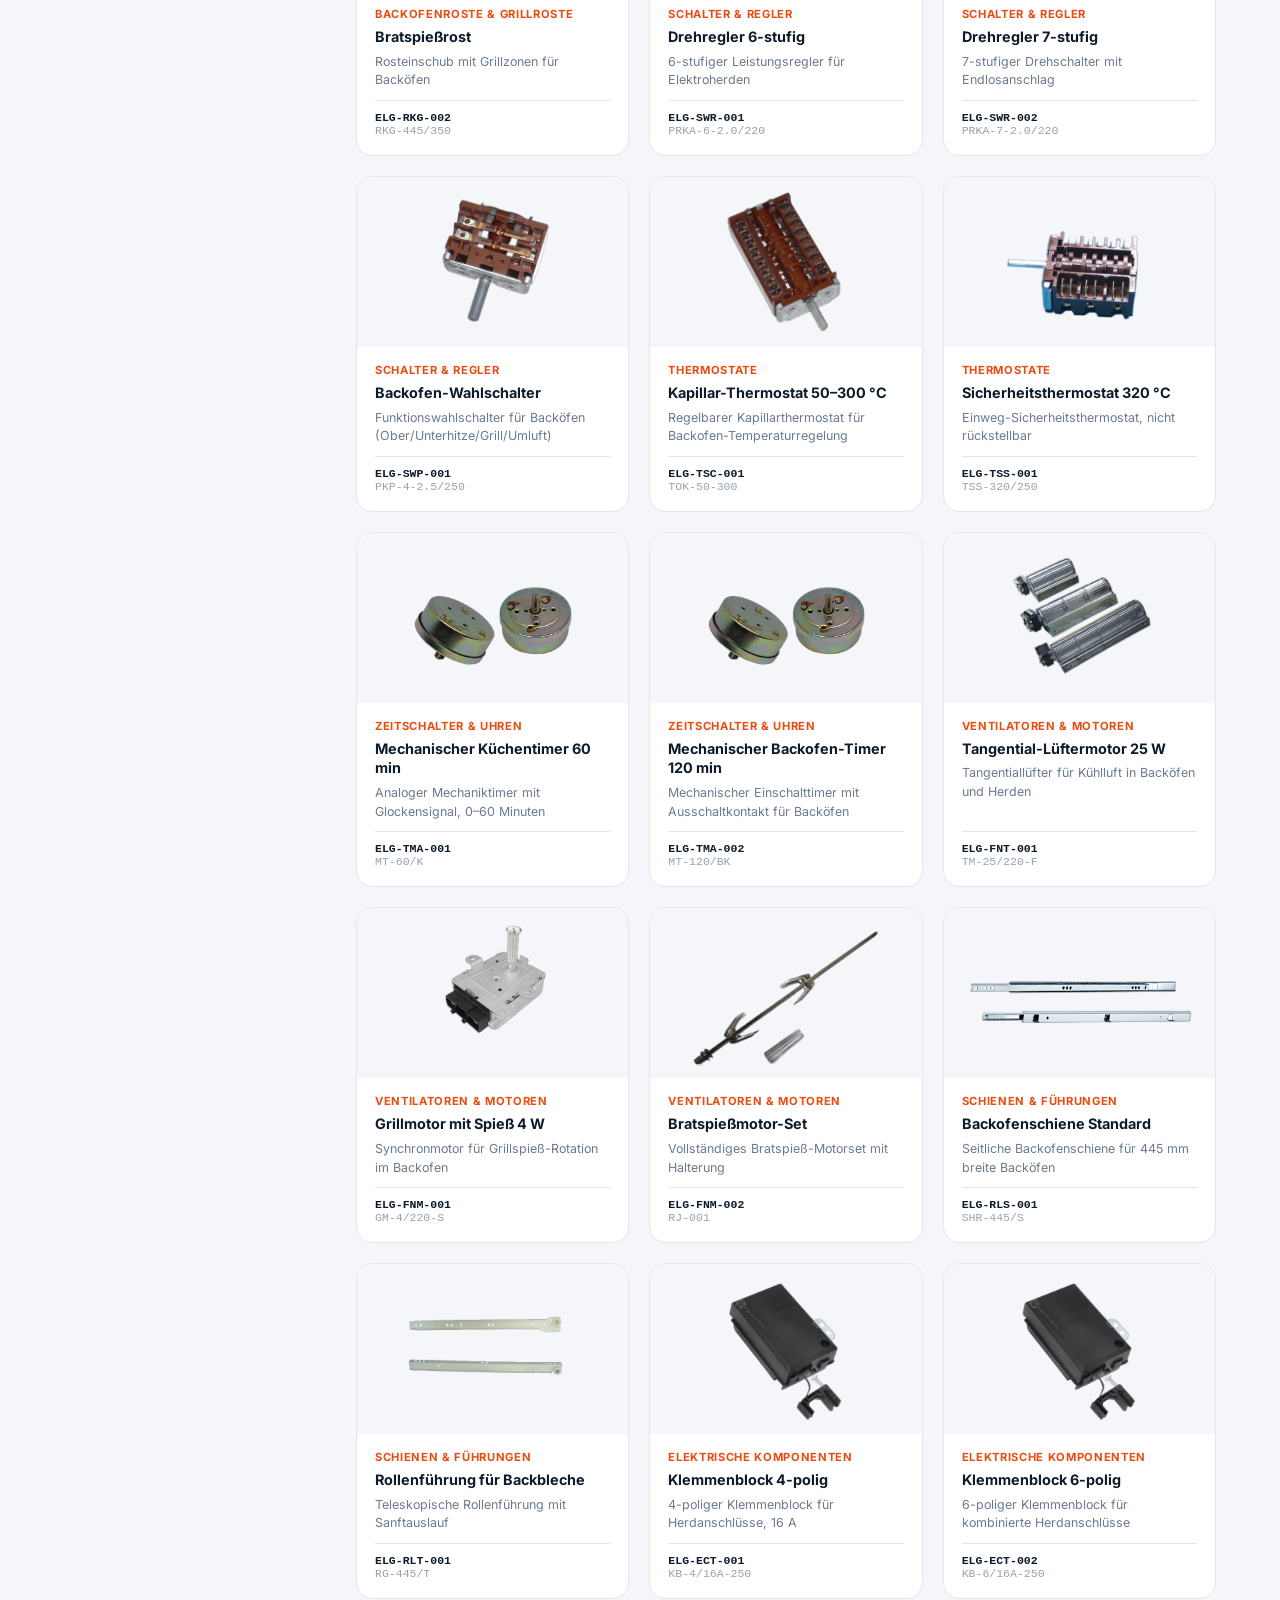
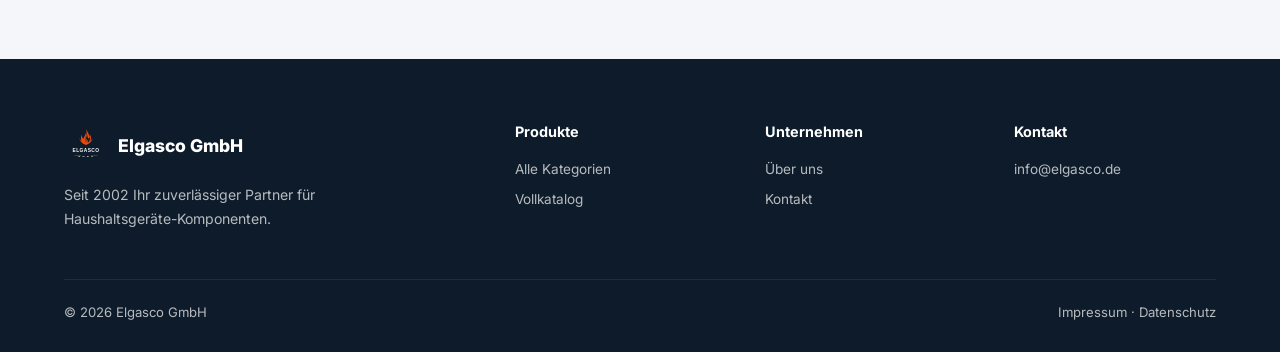
<file: catalog.html>
﻿<!DOCTYPE html>
<html lang="de">
<head>
  <meta charset="UTF-8" />
  <meta name="viewport" content="width=device-width, initial-scale=1.0" />
  <title>Produktkatalog – Elgasco GmbH</title>
  <meta name="description" content="Vollständiger Produktkatalog der Elgasco GmbH: Kochfelder, Heizelemente, Roste, Schalter, Ventilatoren und mehr für die Haushaltsgeräteindustrie." />
  <link rel="preconnect" href="https://fonts.googleapis.com" />
  <link rel="preconnect" href="https://fonts.gstatic.com" crossorigin />
  <link href="https://fonts.googleapis.com/css2?family=Inter:wght@400;500;600;700;800;900&display=swap" rel="stylesheet" />
  <link rel="stylesheet" href="assets/css/style.css" />
  <style>
    /* ===== CATALOG-SPECIFIC STYLES ===== */
    .no-results {
      grid-column: 1/-1; text-align: center; padding: 60px 20px;
      color: var(--gray-text);
    }
    .no-results .icon { font-size: 3rem; margin-bottom: 12px; }
    .no-results p { font-size: 1rem; }

    /* Modal overlay */
    .modal-overlay {
      position: fixed; inset: 0; z-index: 2000;
      background: rgba(13,27,42,.75); backdrop-filter: blur(6px);
      display: flex; align-items: center; justify-content: center;
      padding: 20px; opacity: 0; pointer-events: none;
      transition: opacity .25s ease;
    }
    .modal-overlay.open { opacity: 1; pointer-events: all; }
    .modal {
      background: var(--white); border-radius: 20px; max-width: 680px; width: 100%;
      max-height: 90vh; overflow-y: auto;
      transform: translateY(20px); transition: transform .25s ease;
      box-shadow: 0 24px 80px rgba(0,0,0,.3);
    }
    .modal-overlay.open .modal { transform: none; }
    .modal-img {
      height: 280px; background: var(--gray-light);
      display: flex; align-items: center; justify-content: center;
      border-radius: 20px 20px 0 0; overflow: hidden;
    }
    .modal-img img { max-height: 240px; max-width: 90%; object-fit: contain; }
    .modal-body { padding: 28px 32px 32px; }
    .modal-cat { font-size: .75rem; font-weight: 700; text-transform: uppercase; letter-spacing: .08em; color: var(--orange); margin-bottom: 8px; }
    .modal-body h2 { font-size: 1.5rem; font-weight: 800; margin-bottom: 14px; }
    .modal-specs { display: grid; grid-template-columns: 1fr 1fr; gap: 12px; margin-bottom: 24px; }
    .spec-item { background: var(--gray-light); border-radius: 10px; padding: 12px 14px; }
    .spec-label { font-size: .72rem; font-weight: 700; color: var(--gray-text); text-transform: uppercase; letter-spacing: .06em; margin-bottom: 4px; }
    .spec-value { font-size: .9rem; font-weight: 600; color: var(--navy); }
    .modal-close {
      position: absolute; top: 16px; right: 16px;
      width: 36px; height: 36px; border-radius: 50%;
      background: rgba(255,255,255,.9); border: none; cursor: pointer;
      font-size: 1.1rem; display: flex; align-items: center; justify-content: center;
      box-shadow: var(--shadow); transition: var(--transition); z-index: 10;
    }
    .modal-close:hover { background: var(--navy); color: var(--white); }
    .modal-wrapper { position: relative; }
    .modal-actions { display: flex; gap: 12px; flex-wrap: wrap; }

    /* Catalog tabs mobile */
    .cat-tabs {
      display: none; overflow-x: auto; gap: 8px; padding: 0 5% 20px;
      -webkit-overflow-scrolling: touch; scrollbar-width: none;
    }
    .cat-tabs::-webkit-scrollbar { display: none; }
    .cat-tab {
      white-space: nowrap; padding: 8px 16px; border-radius: 50px;
      background: var(--white); border: 1.5px solid var(--gray-mid);
      font-size: .83rem; font-weight: 600; cursor: pointer;
      transition: var(--transition);
    }
    .cat-tab.active { background: var(--orange); color: var(--white); border-color: var(--orange); }

    @media (max-width: 768px) {
      .cat-tabs { display: flex; }
      .catalog-sidebar { display: none; }
      .catalog-layout { grid-template-columns: 1fr; }
    }
  </style>
</head>
<body>

<!-- NAVBAR -->
<nav class="navbar">
  <a href="index.html" class="nav-logo">
    <img src="assets/images/logo.svg" alt="Elgasco GmbH Logo" />
    <span>Elgasco GmbH</span>
  </a>
  <ul class="nav-links">
    <li><a href="index.html#categories" data-i18n="nav_products">Produkte</a></li>
    <li><a href="catalog.html" class="active" data-i18n="nav_catalog">Katalog</a></li>
    <li><a href="index.html#about" data-i18n="nav_about">Über uns</a></li>
    <li><a href="index.html#contact" class="btn-primary" data-i18n="nav_contact">Kontakt</a></li>
    <li><button class="lang-btn" onclick="toggleLang()" title="Switch language">EN</button></li>
  </ul>
  <button class="nav-toggle" aria-label="Menü öffnen">
    <span></span><span></span><span></span>
  </button>
</nav>

<!-- HERO -->
<div class="catalog-hero">
  <div class="hero-badge" style="display:inline-flex;margin-bottom:20px;" data-i18n="catalog_badge">500+ Artikel · 16 Kategorien</div>
  <h1 data-i18n="catalog_h1">Produktkatalog</h1>
  <p data-i18n="catalog_p">Alle Komponenten für die Haushaltsgeräteproduktion – durchsuchbar, filterbar, direkt anfragbar.</p>
</div>

<!-- Mobile category tabs -->
<div class="cat-tabs" id="catTabs"></div>

<!-- CATALOG LAYOUT -->
<div class="catalog-section">
  <div class="catalog-layout">

    <!-- Sidebar -->
    <aside class="catalog-sidebar">
      <div class="sidebar-title" data-i18n="catalog_sidebar_title">Kategorien</div>
      <div class="sidebar-filter" id="sidebarFilter"></div>
    </aside>

    <!-- Main content -->
    <div>
      <div class="catalog-search">
        <input type="text" id="searchInput" data-i18n-ph="catalog_search_ph" placeholder="Suche nach Produkt, Teilenummer oder Beschreibung..." />
        <button onclick="clearSearch()">
          <svg width="16" height="16" viewBox="0 0 24 24" fill="none" stroke="currentColor" stroke-width="2.5"><circle cx="11" cy="11" r="8"/><line x1="21" y1="21" x2="16.65" y2="16.65"/></svg>
          <span data-i18n="catalog_search_btn">Suchen</span>
        </button>
      </div>

      <div class="results-meta">
        <div class="results-count" id="resultsCount">Alle <strong>0</strong> Produkte</div>
      </div>

      <div class="products-grid" id="productsGrid"></div>
    </div>
  </div>
</div>

<!-- PRODUCT MODAL -->
<div class="modal-overlay" id="modalOverlay" onclick="closeModal(event)">
  <div class="modal-wrapper">
    <button class="modal-close" onclick="closeModalBtn()">✕</button>
    <div class="modal" id="modal">
      <div class="modal-img" id="modalImg"></div>
      <div class="modal-body">
        <div class="modal-cat" id="modalCat"></div>
        <h2 id="modalTitle"></h2>
        <div class="modal-specs" id="modalSpecs"></div>
        <div class="modal-actions">
          <a href="index.html#contact" class="btn btn-primary">
            <svg width="16" height="16" viewBox="0 0 24 24" fill="none" stroke="currentColor" stroke-width="2.5"><line x1="22" y1="2" x2="11" y2="13"/><polygon points="22 2 15 22 11 13 2 9 22 2"/></svg>
            <span data-i18n="catalog_modal_inquiry">Anfrage für dieses Produkt</span>
          </a>
          <button class="btn btn-outline" style="color:var(--navy);border-color:var(--gray-mid);" onclick="closeModalBtn()" data-i18n="catalog_modal_close">Schließen</button>
        </div>
      </div>
    </div>
  </div>
</div>

<!-- FOOTER -->
<footer>
  <div class="footer-grid">
    <div class="footer-brand">
      <div class="footer-logo">
        <img src="assets/images/logo.svg" alt="Elgasco GmbH" />
        <span style="color:white;font-weight:800;font-size:1.1rem;">Elgasco GmbH</span>
      </div>
      <p>Seit 2002 Ihr zuverlässiger Partner für Haushaltsgeräte-Komponenten.</p>
    </div>
    <div class="footer-col">
      <h4>Produkte</h4>
      <ul>
        <li><a href="index.html#categories">Alle Kategorien</a></li>
        <li><a href="catalog.html">Vollkatalog</a></li>
      </ul>
    </div>
    <div class="footer-col">
      <h4>Unternehmen</h4>
      <ul>
        <li><a href="index.html#about">Über uns</a></li>
        <li><a href="index.html#contact">Kontakt</a></li>
      </ul>
    </div>
    <div class="footer-col">
      <h4>Kontakt</h4>
      <ul>
        <li><a href="mailto:info@elgasco.de">info@elgasco.de</a></li>
      </ul>
    </div>
  </div>
  <div class="footer-bottom">
    <span>© 2026 Elgasco GmbH</span>
    <span><a href="impressum.html" style="color:inherit;">Impressum</a> · <a href="datenschutz.html" style="color:inherit;">Datenschutz</a></span>
  </div>
</footer>

<script src="assets/js/main.js"></script>
<script>
// =============================================
// PRODUCT DATA – extracted from Product_Catalog_Final.xlsx
// =============================================
const CATEGORIES = [
  { id: 'all', label: 'Alle Produkte' },
  { id: 'burners', label: 'Gusseisen-Kochfelder', prefix: 'CBS/CBR' },
  { id: 'ceramic', label: 'Keramik-Heizelemente', prefix: 'CKH/CKG' },
  { id: 'oven-heaters', label: 'Backofen-Heizmodule', prefix: 'OH3/OH5/OHB' },
  { id: 'ten', label: 'Rohrheizkörper (TEN)', prefix: 'THK/THL/THP/THS' },
  { id: 'grates', label: 'Gusseisenroste', prefix: 'GRB/GRL/GRV' },
  { id: 'oven-racks', label: 'Backofenroste & Grillroste', prefix: 'RKG/RKS' },
  { id: 'switches', label: 'Schalter & Regler', prefix: 'SWR/SWP' },
  { id: 'thermostats', label: 'Thermostate', prefix: 'TSC/TSS' },
  { id: 'timers', label: 'Zeitschalter & Uhren', prefix: 'TMA/TMD/TMT' },
  { id: 'ignition', label: 'Zündsysteme', prefix: 'IGB/IGS' },
  { id: 'fans', label: 'Ventilatoren & Motoren', prefix: 'FNA/FNT/FNM' },
  { id: 'rails', label: 'Schienen & Führungen', prefix: 'RLS/RLT' },
  { id: 'electrical', label: 'Elektrische Komponenten', prefix: 'ECT/ECL/ECH/ECC' },
  { id: 'glass-ceramic', label: 'Glaskeramikplatten', prefix: 'GCP' },
  { id: 'filters', label: 'Fettfilter', prefix: 'FLM' },
];

const PRODUCTS = [
  // === CAST IRON BURNERS ===
  { id: 1, cat: 'burners', name: 'Gusseisen-Kochfeld Standard', partNo: 'ELG-CBS-001', mfrPart: 'ЭКЧ-145-1.0/220', power: '1000 W', voltage: '220 V', packQty: 20, desc: 'Standard-Gusseisenkochfeld, Ø 145 mm', img: 'CastIronHotplate_nobg.png' },
  { id: 2, cat: 'burners', name: 'Gusseisen-Kochfeld Rapid', partNo: 'ELG-CBR-001', mfrPart: 'ЭКЧ-145-1.5/220', power: '1500 W', voltage: '220 V', packQty: 20, desc: 'Schnellheizkochfeld mit erhöhter Leistung, Ø 145 mm', img: 'CastIronHotplateRapid_nobg.png' },
  { id: 3, cat: 'burners', name: 'Gusseisen-Kochfeld Ø 180 mm', partNo: 'ELG-CBS-002', mfrPart: 'ЭКЧ-180-1.5/220', power: '1500 W', voltage: '220 V', packQty: 18, desc: 'Großes Gusseisenkochfeld für die obere Heizzone', img: 'CastIronHotplate_nobg.png' },
  { id: 4, cat: 'burners', name: 'Rapid-Kochfeld 2000 W', partNo: 'ELG-CBR-002', mfrPart: 'ЭКЧ-180-2.0/220', power: '2000 W', voltage: '220 V', packQty: 15, desc: 'Hochleistungs-Schnellheizkochfeld Ø 180 mm', img: 'CastIronHotplateRapid_nobg.png' },

  // === CERAMIC / RADIANT HEATERS ===
  { id: 5, cat: 'ceramic', name: 'Strahlungsheizelement 1200 W', partNo: 'ELG-CKH-001', mfrPart: 'HL-145-1.2/230', power: '1200 W', voltage: '230 V', packQty: 30, desc: 'Glaskeramik-Strahlungsheizelement für HL-Serie', img: 'Radiant Heating Element_1_nobg.png' },
  { id: 6, cat: 'ceramic', name: 'Strahlungsheizelement 1800 W', partNo: 'ELG-CKH-002', mfrPart: 'HL-180-1.8/230', power: '1800 W', voltage: '230 V', packQty: 25, desc: 'Großes Glaskeramik-Heizelement Ø 180 mm', img: 'Radiant Heating Element_2_nobg.png' },
  { id: 7, cat: 'ceramic', name: 'Keramikheizelement KEC', partNo: 'ELG-CKG-001', mfrPart: 'KEC-145-1.2/230', power: '1200 W', voltage: '230 V', packQty: 28, desc: 'Glaskeramikheizelement für KEC-Kochfelder', img: 'Radiant Heating Element_1_nobg.png' },

  // === OVEN HEATERS ===
  { id: 8, cat: 'oven-heaters', name: 'Heizmodul EM341 Unterhitze 1200 W', partNo: 'ELG-OH3-001', mfrPart: 'EM341.111.000', power: '1200 W', voltage: '220 V', packQty: 24, desc: 'Unterer Heizkreis für EM341-Backöfen', img: 'Tubular Heating Element 1_nobg.png' },
  { id: 9, cat: 'oven-heaters', name: 'Heizmodul EM341 Oberhitze 800 W', partNo: 'ELG-OH3-002', mfrPart: 'EM341.111.001', power: '800 W', voltage: '220 V', packQty: 24, desc: 'Oberer Heizkreis für EM341-Backöfen', img: 'Tubular Heating Element 2_nobg.png' },
  { id: 10, cat: 'oven-heaters', name: 'Heizmodul EM521 1800 W', partNo: 'ELG-OH5-001', mfrPart: 'EM521.020.000', power: '1800 W', voltage: '220 V', packQty: 20, desc: 'Hauptheizkörper für EM521 Backofen-Serie', img: 'Tubular Heating Element 3_nobg.png' },

  // === TUBULAR HEATING ELEMENTS (TEN) ===
  { id: 11, cat: 'ten', name: 'TEN Rohrheizkörper 700 W', partNo: 'ELG-THS-001', mfrPart: 'TEN-112-9-7.4/0.8', power: '700 W', voltage: '230 V', packQty: 28, desc: 'Standard-Rohrheizkörper für Elektrobacköfen', img: 'Tubular Heating Element 1_nobg.png' },
  { id: 12, cat: 'ten', name: 'TEN Rohrheizkörper 900 W', partNo: 'ELG-THS-002', mfrPart: 'TEN-130-9-7.4/1.0', power: '900 W', voltage: '230 V', packQty: 28, desc: 'Mittlerer Rohrheizkörper für Standardbacköfen', img: 'Tubular Heating Element 2_nobg.png' },
  { id: 13, cat: 'ten', name: 'TEN Rohrheizkörper 1200 W', partNo: 'ELG-THS-003', mfrPart: 'TEN-146-9-7.4/1.2', power: '1200 W', voltage: '230 V', packQty: 32, desc: 'Leistungs-Rohrheizkörper für Einbaubacköfen', img: 'Tubular Heating Element 3_nobg.png' },
  { id: 14, cat: 'ten', name: 'TEN Rohrheizkörper 1400 W', partNo: 'ELG-THS-004', mfrPart: 'TEN-155-9-8.5/1.40', power: '1400 W', voltage: '230 V', packQty: 32, desc: 'Hochleistungs-Rohrheizkörper', img: 'Tubular Heating Element 4_nobg.png' },
  { id: 15, cat: 'ten', name: 'BTUC Oberheizkörper 800 W', partNo: 'ELG-THP-001', mfrPart: 'BTUC.681819.026.1', power: '800 W', voltage: '220 V', packQty: 30, desc: 'Oberer Heizkörper P2 für BTUC-Backöfen', img: 'Tubular Heating Element 1_nobg.png' },
  { id: 16, cat: 'ten', name: 'BTUC Zwillingsheizkörper 1800+800 W', partNo: 'ELG-THP-003', mfrPart: 'BTUC.681819.025.1', power: '2600 W', voltage: '220 V', packQty: 30, desc: 'Kombinierten Oberheizkörper P4 für BTUC-Serie', img: 'Tubular Heating Element 2_nobg.png' },
  { id: 17, cat: 'ten', name: 'WB-EKHT Heizkörper 2000 W', partNo: 'ELG-THL-007', mfrPart: 'WB-EKHT-003-A', power: '2000 W', voltage: '230 V', packQty: 36, desc: 'Unterer Heizkörper für WB-Backofen-Serie', img: 'Tubular Heating Element 3_nobg.png' },

  // === CAST IRON GRATES ===
  { id: 18, cat: 'grates', name: 'Gusseisenrost BGM-Serie', partNo: 'ELG-GRB-001', mfrPart: 'BGM-263/450', power: '—', voltage: '—', packQty: 10, desc: 'Gusseisenkochrostrost für BGM/BGC-Gasherde', img: 'Cast Iron Grid_1_nobg.png' },
  { id: 19, cat: 'grates', name: 'Gusseisenrost LZBT', partNo: 'ELG-GRL-001', mfrPart: 'LZBT-263/490', power: '—', voltage: '—', packQty: 8, desc: 'Gusseisengitterrost für LZBT-Gasherde', img: 'Cast Iron Grid_2_nobg.png' },
  { id: 20, cat: 'grates', name: 'Gusseisenrost VKKG', partNo: 'ELG-GRV-001', mfrPart: 'VKKG-495/440', power: '—', voltage: '—', packQty: 6, desc: 'Schwerer Gusseisenrost für VKKG-Herde', img: 'Cast Iron Grid_3_nobg.png' },

  // === OVEN RACKS ===
  { id: 21, cat: 'oven-racks', name: 'Grillrost für Backofen', partNo: 'ELG-RKG-001', mfrPart: 'GRS-445/360', power: '—', voltage: '—', packQty: 15, desc: 'Verchromter Grillrost für Standardbacköfen', img: 'GrillGrid_1_nobg.png' },
  { id: 22, cat: 'oven-racks', name: 'Bratspießrost', partNo: 'ELG-RKG-002', mfrPart: 'RKG-445/350', power: '—', voltage: '—', packQty: 12, desc: 'Rosteinschub mit Grillzonen für Backöfen', img: 'GrillGrid_1_nobg.png' },

  // === SWITCHES & REGULATORS ===
  { id: 23, cat: 'switches', name: 'Drehregler 6-stufig', partNo: 'ELG-SWR-001', mfrPart: 'PRKA-6-2.0/220', power: '2000 W', voltage: '220 V', packQty: 50, desc: '6-stufiger Leistungsregler für Elektroherden', img: 'Rotary_Switch_1_nobg.png' },
  { id: 24, cat: 'switches', name: 'Drehregler 7-stufig', partNo: 'ELG-SWR-002', mfrPart: 'PRKA-7-2.0/220', power: '2000 W', voltage: '220 V', packQty: 50, desc: '7-stufiger Drehschalter mit Endlosanschlag', img: 'Rotary_Switch_2_nobg.png' },
  { id: 25, cat: 'switches', name: 'Backofen-Wahlschalter', partNo: 'ELG-SWP-001', mfrPart: 'PKP-4-2.5/250', power: '2500 W', voltage: '250 V', packQty: 40, desc: 'Funktionswahlschalter für Backöfen (Ober/Unterhitze/Grill/Umluft)', img: 'Rotary_Switch_3_nobg.png' },

  // === THERMOSTATS ===
  { id: 26, cat: 'thermostats', name: 'Kapillar-Thermostat 50–300 °C', partNo: 'ELG-TSC-001', mfrPart: 'TOK-50-300', power: '—', voltage: '250 V', packQty: 40, desc: 'Regelbarer Kapillarthermostat für Backofen-Temperaturregelung', img: 'Rotary_Switch_1_nobg.png' },
  { id: 27, cat: 'thermostats', name: 'Sicherheitsthermostat 320 °C', partNo: 'ELG-TSS-001', mfrPart: 'TSS-320/250', power: '—', voltage: '250 V', packQty: 60, desc: 'Einweg-Sicherheitsthermostat, nicht rückstellbar', img: 'Rotary_Switch_2_nobg.png' },

  // === TIMERS ===
  { id: 28, cat: 'timers', name: 'Mechanischer Küchentimer 60 min', partNo: 'ELG-TMA-001', mfrPart: 'MT-60/K', power: '—', voltage: '—', packQty: 30, desc: 'Analoger Mechaniktimer mit Glockensignal, 0–60 Minuten', img: 'Mechanical Timer_nobg.png' },
  { id: 29, cat: 'timers', name: 'Mechanischer Backofen-Timer 120 min', partNo: 'ELG-TMA-002', mfrPart: 'MT-120/BK', power: '—', voltage: '250 V', packQty: 25, desc: 'Mechanischer Einschalttimer mit Ausschaltkontakt für Backöfen', img: 'Mechanical Timer_nobg.png' },

  // === FANS & MOTORS ===
  { id: 30, cat: 'fans', name: 'Tangential-Lüftermotor 25 W', partNo: 'ELG-FNT-001', mfrPart: 'TM-25/220-F', power: '25 W', voltage: '220 V', packQty: 20, desc: 'Tangentiallüfter für Kühlluft in Backöfen und Herden', img: 'Tangential Fan_nobg.png' },
  { id: 31, cat: 'fans', name: 'Grillmotor mit Spieß 4 W', partNo: 'ELG-FNM-001', mfrPart: 'GM-4/220-S', power: '4 W', voltage: '220 V', packQty: 15, desc: 'Synchronmotor für Grillspieß-Rotation im Backofen', img: 'GrillMotor_nobg.png' },
  { id: 32, cat: 'fans', name: 'Bratspießmotor-Set', partNo: 'ELG-FNM-002', mfrPart: 'RJ-001', power: '6 W', voltage: '220 V', packQty: 10, desc: 'Vollständiges Bratspieß-Motorset mit Halterung', img: 'RostingJack_nobg.png' },

  // === RAILS & GUIDES ===
  { id: 33, cat: 'rails', name: 'Backofenschiene Standard', partNo: 'ELG-RLS-001', mfrPart: 'SHR-445/S', power: '—', voltage: '—', packQty: 20, desc: 'Seitliche Backofenschiene für 445 mm breite Backöfen', img: 'Slider_nobg.png' },
  { id: 34, cat: 'rails', name: 'Rollenführung für Backbleche', partNo: 'ELG-RLT-001', mfrPart: 'RG-445/T', power: '—', voltage: '—', packQty: 15, desc: 'Teleskopische Rollenführung mit Sanftauslauf', img: 'Roll_guide_nobg.png' },

  // === ELECTRICAL ===
  { id: 35, cat: 'electrical', name: 'Klemmenblock 4-polig', partNo: 'ELG-ECT-001', mfrPart: 'KB-4/16A-250', power: '—', voltage: '250 V', packQty: 50, desc: '4-poliger Klemmenblock für Herdanschlüsse, 16 A', img: 'TerminalBlock_1_nobg.png' },
  { id: 36, cat: 'electrical', name: 'Klemmenblock 6-polig', partNo: 'ELG-ECT-002', mfrPart: 'KB-6/16A-250', power: '—', voltage: '250 V', packQty: 40, desc: '6-poliger Klemmenblock für kombinierte Herdanschlüsse', img: 'TerminalBlock_1_nobg.png' },
];

// =============================================
// CATALOG LOGIC
// =============================================
let activeCategory = 'all';
let searchQuery = '';

function init() {
  // Read URL param
  const urlParams = new URLSearchParams(window.location.search);
  const catParam = urlParams.get('cat');
  if (catParam) activeCategory = catParam;

  renderSidebar();
  renderMobileTabs();
  renderProducts();

  document.getElementById('searchInput').addEventListener('input', e => {
    searchQuery = e.target.value.toLowerCase();
    renderProducts();
  });
}

function getCatLabel(catId) {
  const lang = typeof currentLang !== 'undefined' ? currentLang : 'de';
  return (CAT_LABELS[lang] && CAT_LABELS[lang][catId]) || catId;
}

function getProductName(p) {
  const lang = typeof currentLang !== 'undefined' ? currentLang : 'de';
  return (PRODUCT_TRANSLATIONS[lang] && PRODUCT_TRANSLATIONS[lang][p.id]?.name) || p.name;
}

function getProductDesc(p) {
  const lang = typeof currentLang !== 'undefined' ? currentLang : 'de';
  return (PRODUCT_TRANSLATIONS[lang] && PRODUCT_TRANSLATIONS[lang][p.id]?.desc) || p.desc;
}

function renderSidebar() {
  const container = document.getElementById('sidebarFilter');
  container.innerHTML = CATEGORIES.map(cat => {
    const count = cat.id === 'all' ? PRODUCTS.length : PRODUCTS.filter(p => p.cat === cat.id).length;
    return `<button onclick="setCategory('${cat.id}')" class="${activeCategory === cat.id ? 'active' : ''}" id="btn-${cat.id}">
      ${getCatLabel(cat.id)}
      <span class="count">${count}</span>
    </button>`;
  }).join('');
}

function renderMobileTabs() {
  const container = document.getElementById('catTabs');
  container.innerHTML = CATEGORIES.map(cat => `
    <button class="cat-tab ${activeCategory === cat.id ? 'active' : ''}" onclick="setCategory('${cat.id}')">
      ${getCatLabel(cat.id)}
    </button>
  `).join('');
}

function onLangChange() {
  renderSidebar();
  renderMobileTabs();
  renderProducts();
}

function setCategory(catId) {
  activeCategory = catId;
  renderSidebar();
  renderMobileTabs();
  renderProducts();
  window.scrollTo({ top: 200, behavior: 'smooth' });
}

function clearSearch() {
  document.getElementById('searchInput').value = '';
  searchQuery = '';
  renderProducts();
}

function renderProducts() {
  let filtered = PRODUCTS;

  if (activeCategory !== 'all') {
    filtered = filtered.filter(p => p.cat === activeCategory);
  }

  if (searchQuery) {
    filtered = filtered.filter(p =>
      p.name.toLowerCase().includes(searchQuery) ||
      p.partNo.toLowerCase().includes(searchQuery) ||
      p.mfrPart.toLowerCase().includes(searchQuery) ||
      p.desc.toLowerCase().includes(searchQuery)
    );
  }

  const grid = document.getElementById('productsGrid');
  const count = document.getElementById('resultsCount');
  const lang = typeof currentLang !== 'undefined' ? currentLang : 'de';
  const prodWord = lang === 'en' ? (filtered.length !== 1 ? 'products' : 'product') : `Produkt${filtered.length !== 1 ? 'e' : ''}`;
  count.innerHTML = `<strong>${filtered.length}</strong> ${prodWord} ${lang === 'en' ? 'found' : 'gefunden'}`;

  if (filtered.length === 0) {
    grid.innerHTML = `<div class="no-results"><p>${t('catalog_no_results')}</p></div>`;
    return;
  }

  grid.innerHTML = filtered.map(p => {
    const cat = CATEGORIES.find(c => c.id === p.cat);
    return `<div class="product-card" onclick="openModal(${p.id})">
      <div class="product-img">
        <img src="assets/images/${p.img}" alt="${getProductName(p)}" loading="lazy"
             onerror="this.style.display='none'"/>
      </div>
      <div class="product-body">
        <div class="product-cat">${getCatLabel(cat?.id || '')}</div>
        <h4>${getProductName(p)}</h4>
        <p>${getProductDesc(p)}</p>
        <div class="product-part">
          <strong>${p.partNo}</strong><br/>
          <span style="opacity:.7">${p.mfrPart}</span>
        </div>
      </div>
    </div>`;
  }).join('');
}

function openModal(productId) {
  const p = PRODUCTS.find(x => x.id === productId);
  if (!p) return;
  const cat = CATEGORIES.find(c => c.id === p.cat);

  const pName = getProductName(p);
  document.getElementById('modalCat').textContent = getCatLabel(cat?.id || '');
  document.getElementById('modalTitle').textContent = pName;
  document.getElementById('modalImg').innerHTML = `<img src="assets/images/${p.img}" alt="${pName}" onerror="this.parentNode.innerHTML=''"/>`;

  const specs = [
    { label: t('spec_elg'), value: p.partNo },
    { label: t('spec_mfr'), value: p.mfrPart },
    p.power !== '—' ? { label: t('spec_power'), value: p.power } : null,
    p.voltage !== '—' ? { label: t('spec_voltage'), value: p.voltage } : null,
    p.packQty ? { label: t('spec_pack'), value: p.packQty + ' ' + t('spec_unit') } : null,
  ].filter(Boolean);

  document.getElementById('modalSpecs').innerHTML = specs.map(s =>
    `<div class="spec-item"><div class="spec-label">${s.label}</div><div class="spec-value">${s.value}</div></div>`
  ).join('');

  document.getElementById('modalOverlay').classList.add('open');
  document.body.style.overflow = 'hidden';
}

function closeModal(e) {
  if (e.target === document.getElementById('modalOverlay')) closeModalBtn();
}
function closeModalBtn() {
  document.getElementById('modalOverlay').classList.remove('open');
  document.body.style.overflow = '';
}
document.addEventListener('keydown', e => { if (e.key === 'Escape') closeModalBtn(); });

init();
</script>
<script src="assets/js/i18n.js"></script>
<script src="assets/js/main.js"></script>
</body>
</html>
</file>
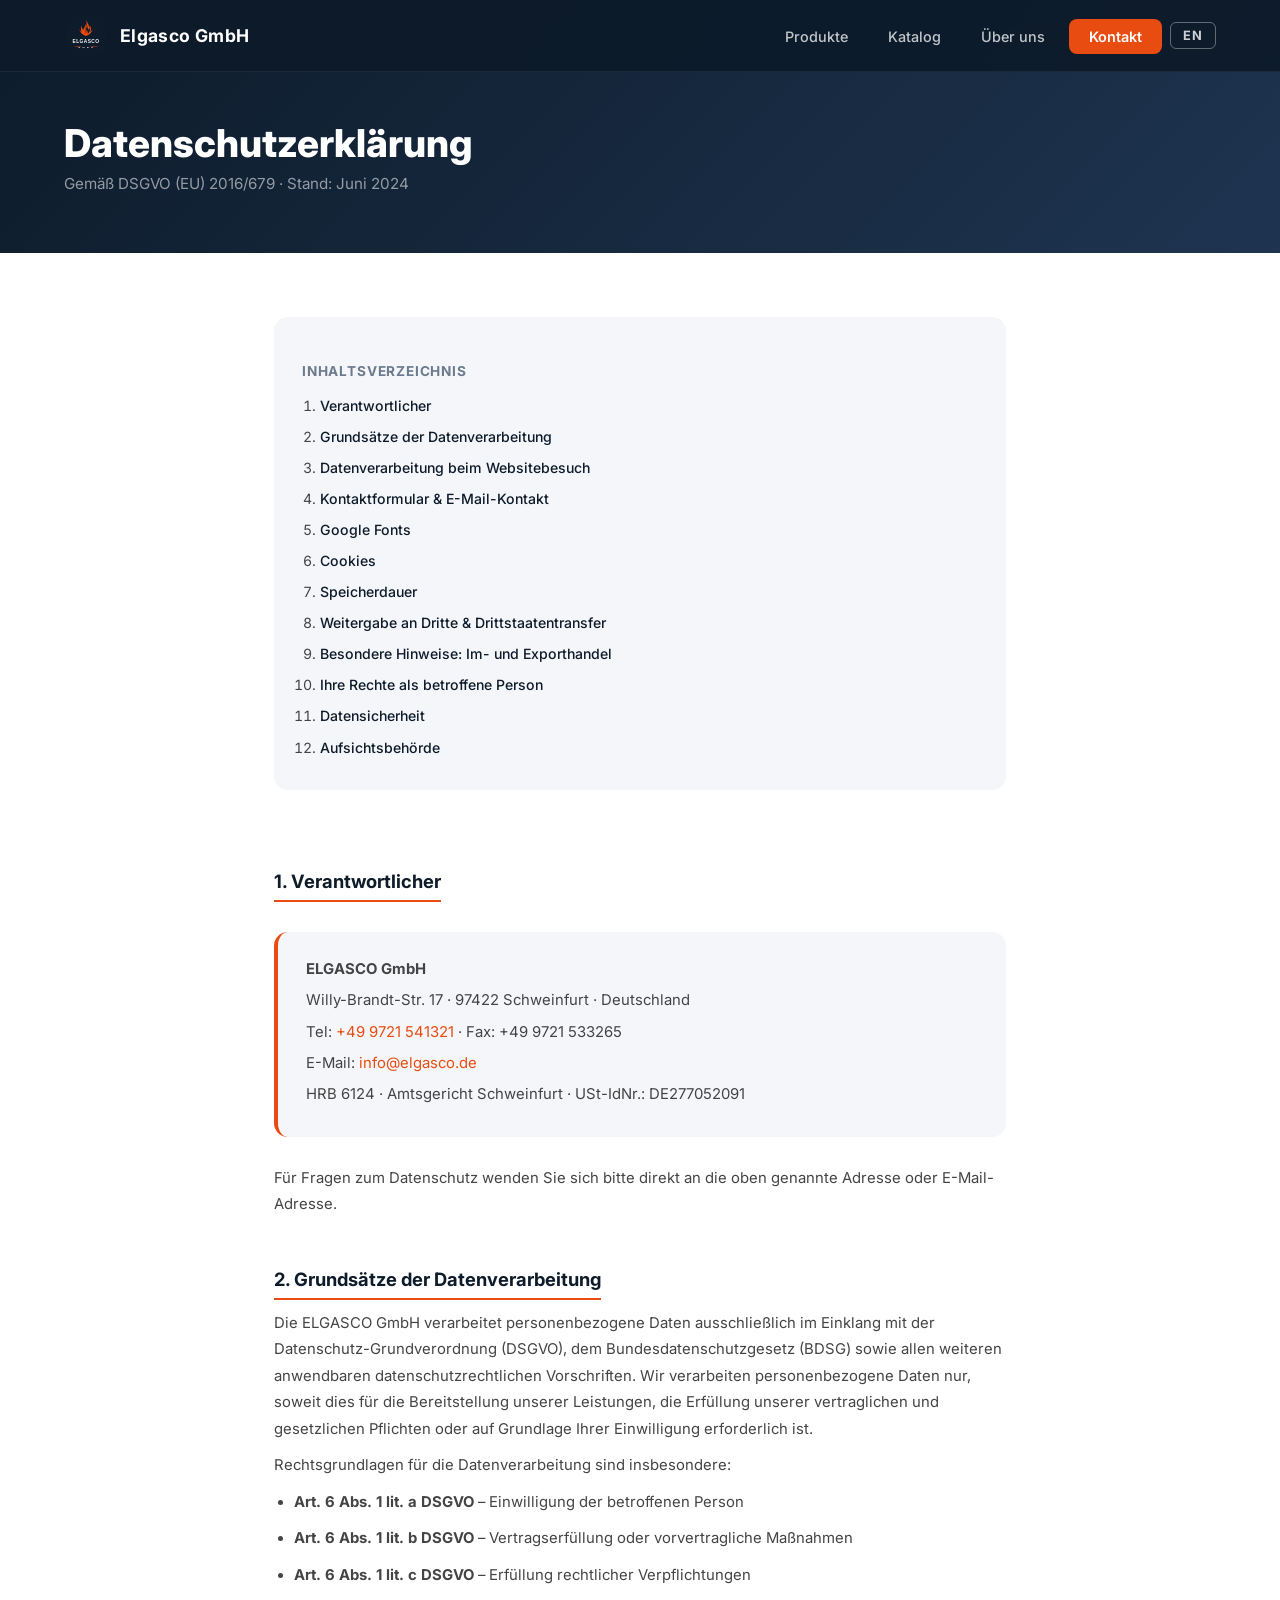
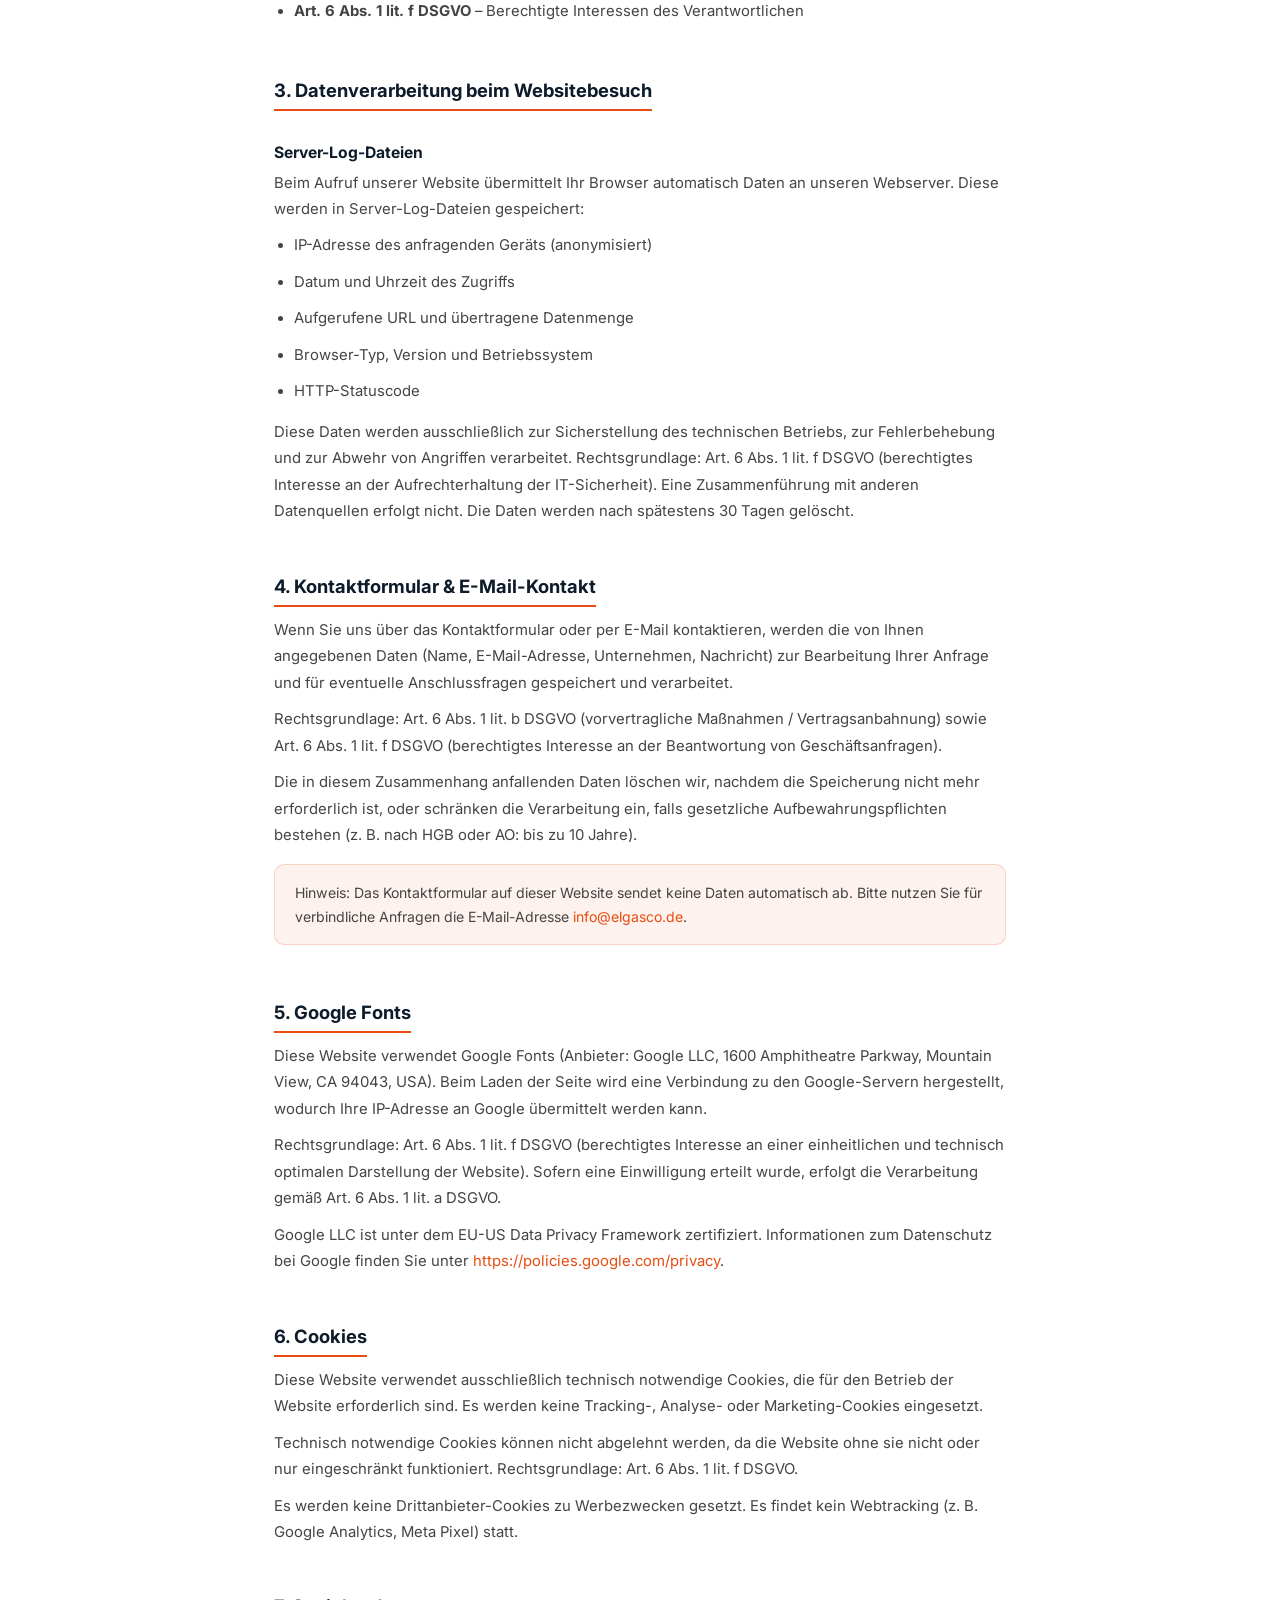
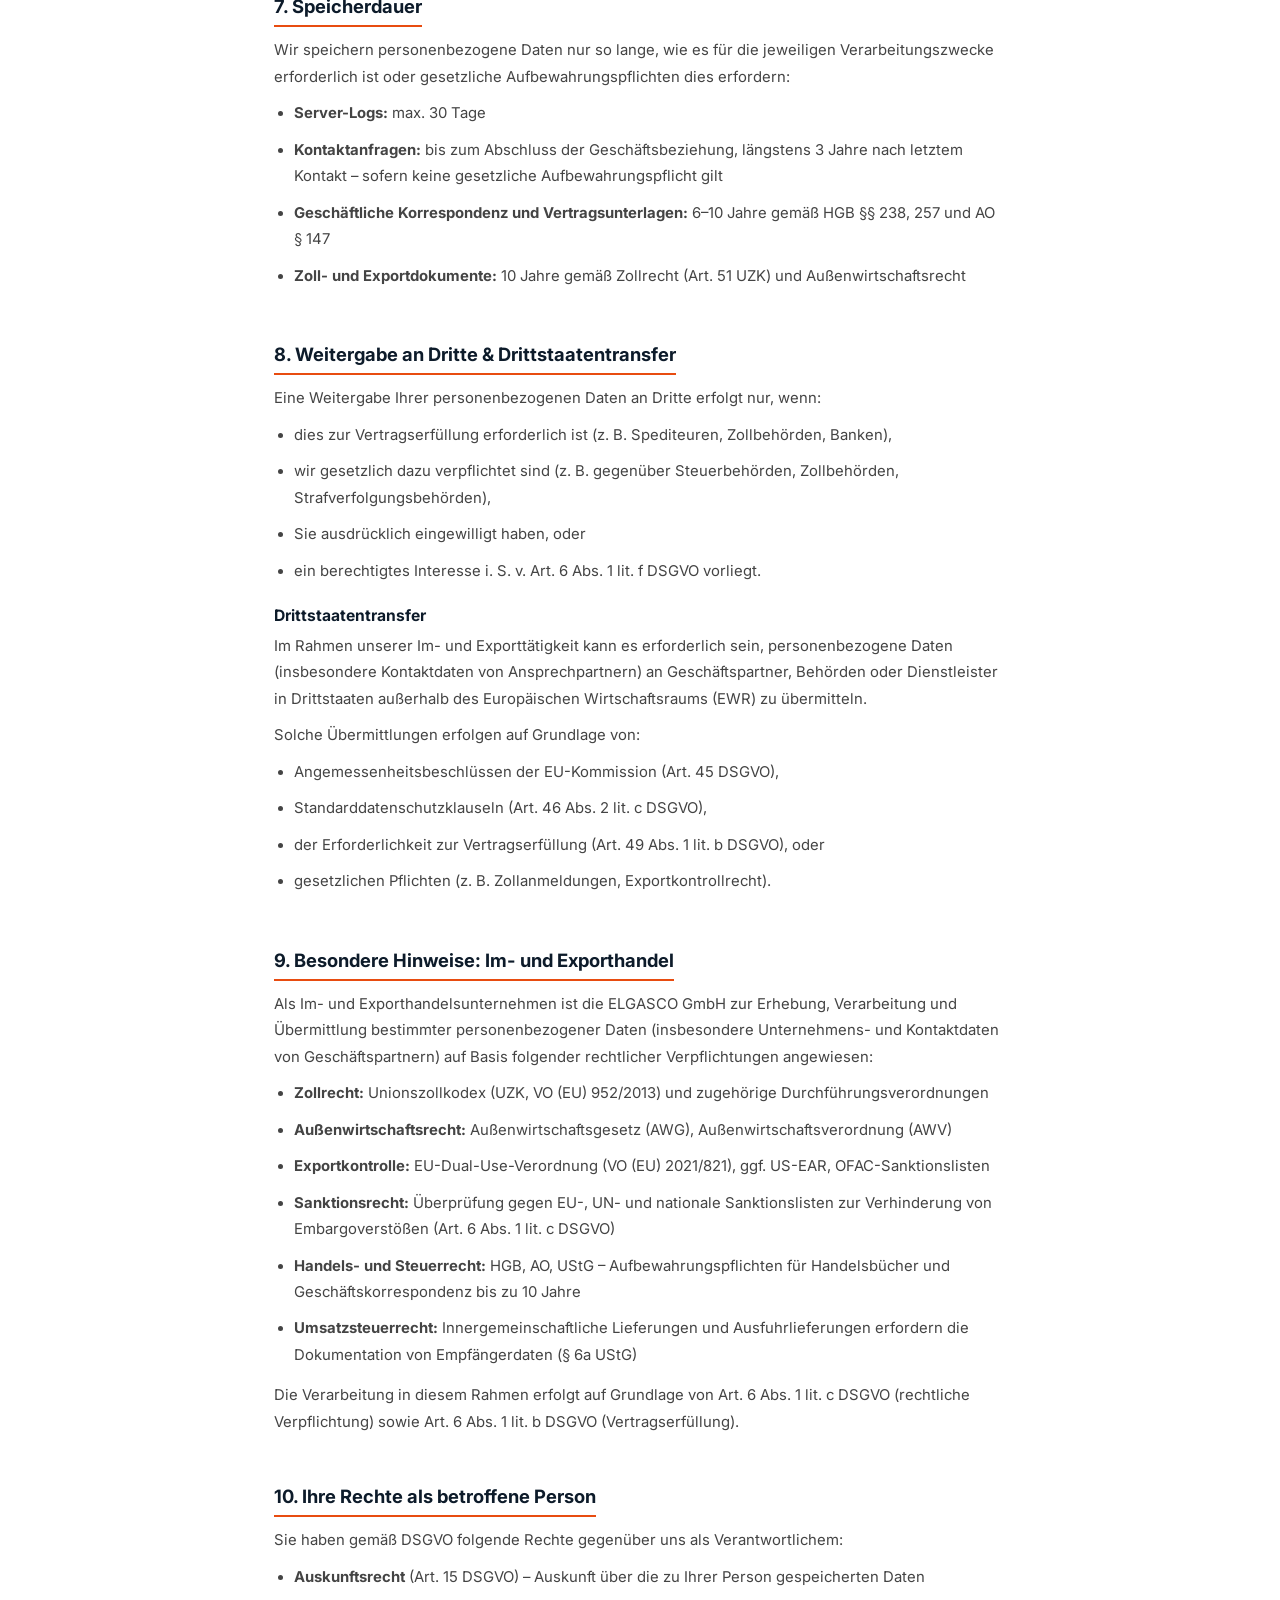
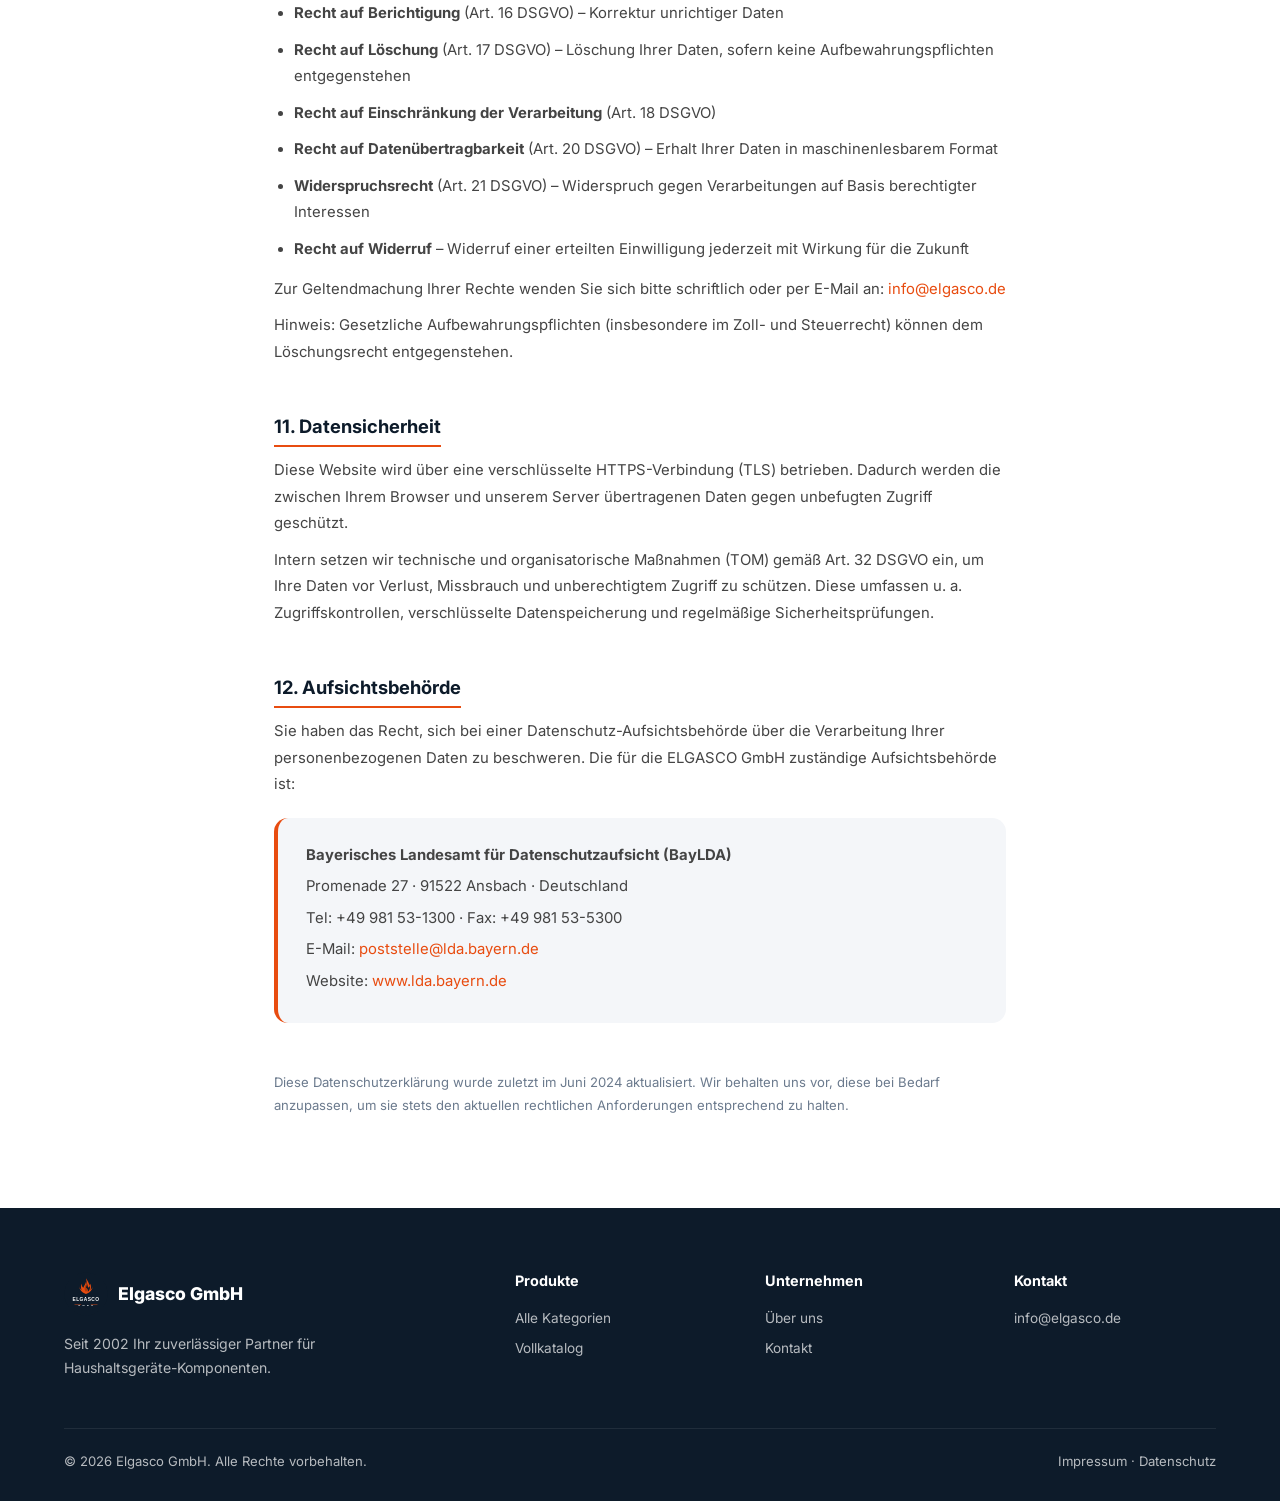
<file: datenschutz.html>
﻿<!DOCTYPE html>
<html lang="de">
<head>
  <meta charset="UTF-8" />
  <meta name="viewport" content="width=device-width, initial-scale=1.0" />
  <title>Datenschutzerklärung – Elgasco GmbH</title>
  <meta name="robots" content="noindex, follow" />
  <link rel="preconnect" href="https://fonts.googleapis.com" />
  <link rel="preconnect" href="https://fonts.gstatic.com" crossorigin />
  <link href="https://fonts.googleapis.com/css2?family=Inter:wght@400;500;600;700;800&display=swap" rel="stylesheet" />
  <link rel="stylesheet" href="assets/css/style.css" />
  <style>
    .legal-hero {
      background: linear-gradient(135deg, var(--navy) 0%, var(--navy-light) 100%);
      padding: 120px 5% 60px;
    }
    .legal-hero h1 { color: var(--white); font-size: clamp(1.8rem,3vw,2.6rem); font-weight: 800; margin-bottom: 8px; }
    .legal-hero p { color: rgba(255,255,255,.55); font-size: .95rem; }
    .legal-content { max-width: 860px; margin: 0 auto; padding: 64px 5% 80px; }
    .legal-content h2 { font-size: 1.15rem; font-weight: 700; color: var(--navy); margin: 40px 0 10px; padding-bottom: 8px; border-bottom: 2px solid var(--orange); display: inline-block; }
    .legal-content h3 { font-size: .98rem; font-weight: 700; color: var(--navy); margin: 22px 0 8px; }
    .legal-content p, .legal-content li { color: #444; font-size: .93rem; line-height: 1.78; margin-bottom: 10px; }
    .legal-content ul { padding-left: 20px; margin-bottom: 14px; }
    .legal-content ul li { list-style: disc; }
    .legal-content a { color: var(--orange); }
    .legal-content a:hover { text-decoration: underline; }
    .info-box {
      background: var(--gray-light); border-radius: 14px; padding: 24px 28px;
      margin: 20px 0 28px; border-left: 4px solid var(--orange);
    }
    .info-box p { margin-bottom: 5px; }
    .toc { background: var(--gray-light); border-radius: 14px; padding: 24px 28px; margin-bottom: 40px; }
    .toc h3 { font-size: .85rem; font-weight: 700; text-transform: uppercase; letter-spacing: .06em; color: var(--gray-text); margin-bottom: 14px; }
    .toc ol { padding-left: 18px; }
    .toc li { font-size: .88rem; margin-bottom: 6px; }
    .toc a { color: var(--navy); font-weight: 500; }
    .toc a:hover { color: var(--orange); }
    .highlight-box {
      background: rgba(232,76,16,.07); border: 1px solid rgba(232,76,16,.2);
      border-radius: 10px; padding: 16px 20px; margin: 16px 0;
      font-size: .88rem; color: #444; line-height: 1.65;
    }
  </style>
</head>
<body>

<nav class="navbar">
  <a href="index.html" class="nav-logo">
    <img src="assets/images/logo.svg" alt="Elgasco GmbH Logo" />
    <span>Elgasco GmbH</span>
  </a>
  <ul class="nav-links">
    <li><a href="index.html#categories">Produkte</a></li>
    <li><a href="catalog.html">Katalog</a></li>
    <li><a href="index.html#about">Über uns</a></li>
    <li><a href="index.html#contact" class="btn-primary" data-i18n="nav_contact">Kontakt</a></li>
    <li><button class="lang-btn" onclick="toggleLang()" title="Switch language">EN</button></li>
  </ul>
  <button class="nav-toggle" aria-label="Menü öffnen"><span></span><span></span><span></span></button>
</nav>

<div class="legal-hero">
  <h1>Datenschutzerklärung</h1>
  <p>Gemäß DSGVO (EU) 2016/679 · Stand: Juni 2024</p>
</div>

<div class="legal-content">

  <div class="toc">
    <h3>Inhaltsverzeichnis</h3>
    <ol>
      <li><a href="#verantwortlicher">Verantwortlicher</a></li>
      <li><a href="#grundsaetze">Grundsätze der Datenverarbeitung</a></li>
      <li><a href="#websitebesuch">Datenverarbeitung beim Websitebesuch</a></li>
      <li><a href="#kontaktformular">Kontaktformular & E-Mail-Kontakt</a></li>
      <li><a href="#google-fonts">Google Fonts</a></li>
      <li><a href="#cookies">Cookies</a></li>
      <li><a href="#speicherdauer">Speicherdauer</a></li>
      <li><a href="#weitergabe">Weitergabe an Dritte & Drittstaatentransfer</a></li>
      <li><a href="#import-export">Besondere Hinweise: Im- und Exporthandel</a></li>
      <li><a href="#rechte">Ihre Rechte als betroffene Person</a></li>
      <li><a href="#sicherheit">Datensicherheit</a></li>
      <li><a href="#aufsicht">Aufsichtsbehörde</a></li>
    </ol>
  </div>

  <!-- 1 -->
  <h2 id="verantwortlicher">1. Verantwortlicher</h2>
  <div class="info-box">
    <p><strong>ELGASCO GmbH</strong></p>
    <p>Willy-Brandt-Str. 17 · 97422 Schweinfurt · Deutschland</p>
    <p>Tel: <a href="tel:+499721541321">+49 9721 541321</a> · Fax: +49 9721 533265</p>
    <p>E-Mail: <a href="mailto:info@elgasco.de">info@elgasco.de</a></p>
    <p>HRB 6124 · Amtsgericht Schweinfurt · USt-IdNr.: DE277052091</p>
  </div>
  <p>Für Fragen zum Datenschutz wenden Sie sich bitte direkt an die oben genannte Adresse oder E-Mail-Adresse.</p>

  <!-- 2 -->
  <h2 id="grundsaetze">2. Grundsätze der Datenverarbeitung</h2>
  <p>Die ELGASCO GmbH verarbeitet personenbezogene Daten ausschließlich im Einklang mit der Datenschutz-Grundverordnung (DSGVO), dem Bundesdatenschutzgesetz (BDSG) sowie allen weiteren anwendbaren datenschutzrechtlichen Vorschriften. Wir verarbeiten personenbezogene Daten nur, soweit dies für die Bereitstellung unserer Leistungen, die Erfüllung unserer vertraglichen und gesetzlichen Pflichten oder auf Grundlage Ihrer Einwilligung erforderlich ist.</p>
  <p>Rechtsgrundlagen für die Datenverarbeitung sind insbesondere:</p>
  <ul>
    <li><strong>Art. 6 Abs. 1 lit. a DSGVO</strong> – Einwilligung der betroffenen Person</li>
    <li><strong>Art. 6 Abs. 1 lit. b DSGVO</strong> – Vertragserfüllung oder vorvertragliche Maßnahmen</li>
    <li><strong>Art. 6 Abs. 1 lit. c DSGVO</strong> – Erfüllung rechtlicher Verpflichtungen</li>
    <li><strong>Art. 6 Abs. 1 lit. f DSGVO</strong> – Berechtigte Interessen des Verantwortlichen</li>
  </ul>

  <!-- 3 -->
  <h2 id="websitebesuch">3. Datenverarbeitung beim Websitebesuch</h2>
  <h3>Server-Log-Dateien</h3>
  <p>Beim Aufruf unserer Website übermittelt Ihr Browser automatisch Daten an unseren Webserver. Diese werden in Server-Log-Dateien gespeichert:</p>
  <ul>
    <li>IP-Adresse des anfragenden Geräts (anonymisiert)</li>
    <li>Datum und Uhrzeit des Zugriffs</li>
    <li>Aufgerufene URL und übertragene Datenmenge</li>
    <li>Browser-Typ, Version und Betriebssystem</li>
    <li>HTTP-Statuscode</li>
  </ul>
  <p>Diese Daten werden ausschließlich zur Sicherstellung des technischen Betriebs, zur Fehlerbehebung und zur Abwehr von Angriffen verarbeitet. Rechtsgrundlage: Art. 6 Abs. 1 lit. f DSGVO (berechtigtes Interesse an der Aufrechterhaltung der IT-Sicherheit). Eine Zusammenführung mit anderen Datenquellen erfolgt nicht. Die Daten werden nach spätestens 30 Tagen gelöscht.</p>

  <!-- 4 -->
  <h2 id="kontaktformular">4. Kontaktformular & E-Mail-Kontakt</h2>
  <p>Wenn Sie uns über das Kontaktformular oder per E-Mail kontaktieren, werden die von Ihnen angegebenen Daten (Name, E-Mail-Adresse, Unternehmen, Nachricht) zur Bearbeitung Ihrer Anfrage und für eventuelle Anschlussfragen gespeichert und verarbeitet.</p>
  <p>Rechtsgrundlage: Art. 6 Abs. 1 lit. b DSGVO (vorvertragliche Maßnahmen / Vertragsanbahnung) sowie Art. 6 Abs. 1 lit. f DSGVO (berechtigtes Interesse an der Beantwortung von Geschäftsanfragen).</p>
  <p>Die in diesem Zusammenhang anfallenden Daten löschen wir, nachdem die Speicherung nicht mehr erforderlich ist, oder schränken die Verarbeitung ein, falls gesetzliche Aufbewahrungspflichten bestehen (z. B. nach HGB oder AO: bis zu 10 Jahre).</p>
  <div class="highlight-box">
    Hinweis: Das Kontaktformular auf dieser Website sendet keine Daten automatisch ab. Bitte nutzen Sie für verbindliche Anfragen die E-Mail-Adresse <a href="mailto:info@elgasco.de">info@elgasco.de</a>.
  </div>

  <!-- 5 -->
  <h2 id="google-fonts">5. Google Fonts</h2>
  <p>Diese Website verwendet Google Fonts (Anbieter: Google LLC, 1600 Amphitheatre Parkway, Mountain View, CA 94043, USA). Beim Laden der Seite wird eine Verbindung zu den Google-Servern hergestellt, wodurch Ihre IP-Adresse an Google übermittelt werden kann.</p>
  <p>Rechtsgrundlage: Art. 6 Abs. 1 lit. f DSGVO (berechtigtes Interesse an einer einheitlichen und technisch optimalen Darstellung der Website). Sofern eine Einwilligung erteilt wurde, erfolgt die Verarbeitung gemäß Art. 6 Abs. 1 lit. a DSGVO.</p>
  <p>Google LLC ist unter dem EU-US Data Privacy Framework zertifiziert. Informationen zum Datenschutz bei Google finden Sie unter <a href="https://policies.google.com/privacy" target="_blank" rel="noopener">https://policies.google.com/privacy</a>.</p>

  <!-- 6 -->
  <h2 id="cookies">6. Cookies</h2>
  <p>Diese Website verwendet ausschließlich technisch notwendige Cookies, die für den Betrieb der Website erforderlich sind. Es werden keine Tracking-, Analyse- oder Marketing-Cookies eingesetzt.</p>
  <p>Technisch notwendige Cookies können nicht abgelehnt werden, da die Website ohne sie nicht oder nur eingeschränkt funktioniert. Rechtsgrundlage: Art. 6 Abs. 1 lit. f DSGVO.</p>
  <p>Es werden keine Drittanbieter-Cookies zu Werbezwecken gesetzt. Es findet kein Webtracking (z. B. Google Analytics, Meta Pixel) statt.</p>

  <!-- 7 -->
  <h2 id="speicherdauer">7. Speicherdauer</h2>
  <p>Wir speichern personenbezogene Daten nur so lange, wie es für die jeweiligen Verarbeitungszwecke erforderlich ist oder gesetzliche Aufbewahrungspflichten dies erfordern:</p>
  <ul>
    <li><strong>Server-Logs:</strong> max. 30 Tage</li>
    <li><strong>Kontaktanfragen:</strong> bis zum Abschluss der Geschäftsbeziehung, längstens 3 Jahre nach letztem Kontakt – sofern keine gesetzliche Aufbewahrungspflicht gilt</li>
    <li><strong>Geschäftliche Korrespondenz und Vertragsunterlagen:</strong> 6–10 Jahre gemäß HGB §§ 238, 257 und AO § 147</li>
    <li><strong>Zoll- und Exportdokumente:</strong> 10 Jahre gemäß Zollrecht (Art. 51 UZK) und Außenwirtschaftsrecht</li>
  </ul>

  <!-- 8 -->
  <h2 id="weitergabe">8. Weitergabe an Dritte & Drittstaatentransfer</h2>
  <p>Eine Weitergabe Ihrer personenbezogenen Daten an Dritte erfolgt nur, wenn:</p>
  <ul>
    <li>dies zur Vertragserfüllung erforderlich ist (z. B. Spediteuren, Zollbehörden, Banken),</li>
    <li>wir gesetzlich dazu verpflichtet sind (z. B. gegenüber Steuerbehörden, Zollbehörden, Strafverfolgungsbehörden),</li>
    <li>Sie ausdrücklich eingewilligt haben, oder</li>
    <li>ein berechtigtes Interesse i. S. v. Art. 6 Abs. 1 lit. f DSGVO vorliegt.</li>
  </ul>
  <h3>Drittstaatentransfer</h3>
  <p>Im Rahmen unserer Im- und Exporttätigkeit kann es erforderlich sein, personenbezogene Daten (insbesondere Kontaktdaten von Ansprechpartnern) an Geschäftspartner, Behörden oder Dienstleister in Drittstaaten außerhalb des Europäischen Wirtschaftsraums (EWR) zu übermitteln.</p>
  <p>Solche Übermittlungen erfolgen auf Grundlage von:</p>
  <ul>
    <li>Angemessenheitsbeschlüssen der EU-Kommission (Art. 45 DSGVO),</li>
    <li>Standarddatenschutzklauseln (Art. 46 Abs. 2 lit. c DSGVO),</li>
    <li>der Erforderlichkeit zur Vertragserfüllung (Art. 49 Abs. 1 lit. b DSGVO), oder</li>
    <li>gesetzlichen Pflichten (z. B. Zollanmeldungen, Exportkontrollrecht).</li>
  </ul>

  <!-- 9 -->
  <h2 id="import-export">9. Besondere Hinweise: Im- und Exporthandel</h2>
  <p>Als Im- und Exporthandelsunternehmen ist die ELGASCO GmbH zur Erhebung, Verarbeitung und Übermittlung bestimmter personenbezogener Daten (insbesondere Unternehmens- und Kontaktdaten von Geschäftspartnern) auf Basis folgender rechtlicher Verpflichtungen angewiesen:</p>
  <ul>
    <li><strong>Zollrecht:</strong> Unionszollkodex (UZK, VO (EU) 952/2013) und zugehörige Durchführungsverordnungen</li>
    <li><strong>Außenwirtschaftsrecht:</strong> Außenwirtschaftsgesetz (AWG), Außenwirtschaftsverordnung (AWV)</li>
    <li><strong>Exportkontrolle:</strong> EU-Dual-Use-Verordnung (VO (EU) 2021/821), ggf. US-EAR, OFAC-Sanktionslisten</li>
    <li><strong>Sanktionsrecht:</strong> Überprüfung gegen EU-, UN- und nationale Sanktionslisten zur Verhinderung von Embargoverstößen (Art. 6 Abs. 1 lit. c DSGVO)</li>
    <li><strong>Handels- und Steuerrecht:</strong> HGB, AO, UStG – Aufbewahrungspflichten für Handelsbücher und Geschäftskorrespondenz bis zu 10 Jahre</li>
    <li><strong>Umsatzsteuerrecht:</strong> Innergemeinschaftliche Lieferungen und Ausfuhrlieferungen erfordern die Dokumentation von Empfängerdaten (§ 6a UStG)</li>
  </ul>
  <p>Die Verarbeitung in diesem Rahmen erfolgt auf Grundlage von Art. 6 Abs. 1 lit. c DSGVO (rechtliche Verpflichtung) sowie Art. 6 Abs. 1 lit. b DSGVO (Vertragserfüllung).</p>

  <!-- 10 -->
  <h2 id="rechte">10. Ihre Rechte als betroffene Person</h2>
  <p>Sie haben gemäß DSGVO folgende Rechte gegenüber uns als Verantwortlichem:</p>
  <ul>
    <li><strong>Auskunftsrecht</strong> (Art. 15 DSGVO) – Auskunft über die zu Ihrer Person gespeicherten Daten</li>
    <li><strong>Recht auf Berichtigung</strong> (Art. 16 DSGVO) – Korrektur unrichtiger Daten</li>
    <li><strong>Recht auf Löschung</strong> (Art. 17 DSGVO) – Löschung Ihrer Daten, sofern keine Aufbewahrungspflichten entgegenstehen</li>
    <li><strong>Recht auf Einschränkung der Verarbeitung</strong> (Art. 18 DSGVO)</li>
    <li><strong>Recht auf Datenübertragbarkeit</strong> (Art. 20 DSGVO) – Erhalt Ihrer Daten in maschinenlesbarem Format</li>
    <li><strong>Widerspruchsrecht</strong> (Art. 21 DSGVO) – Widerspruch gegen Verarbeitungen auf Basis berechtigter Interessen</li>
    <li><strong>Recht auf Widerruf</strong> – Widerruf einer erteilten Einwilligung jederzeit mit Wirkung für die Zukunft</li>
  </ul>
  <p>Zur Geltendmachung Ihrer Rechte wenden Sie sich bitte schriftlich oder per E-Mail an: <a href="mailto:info@elgasco.de">info@elgasco.de</a></p>
  <p>Hinweis: Gesetzliche Aufbewahrungspflichten (insbesondere im Zoll- und Steuerrecht) können dem Löschungsrecht entgegenstehen.</p>

  <!-- 11 -->
  <h2 id="sicherheit">11. Datensicherheit</h2>
  <p>Diese Website wird über eine verschlüsselte HTTPS-Verbindung (TLS) betrieben. Dadurch werden die zwischen Ihrem Browser und unserem Server übertragenen Daten gegen unbefugten Zugriff geschützt.</p>
  <p>Intern setzen wir technische und organisatorische Maßnahmen (TOM) gemäß Art. 32 DSGVO ein, um Ihre Daten vor Verlust, Missbrauch und unberechtigtem Zugriff zu schützen. Diese umfassen u. a. Zugriffskontrollen, verschlüsselte Datenspeicherung und regelmäßige Sicherheitsprüfungen.</p>

  <!-- 12 -->
  <h2 id="aufsicht">12. Aufsichtsbehörde</h2>
  <p>Sie haben das Recht, sich bei einer Datenschutz-Aufsichtsbehörde über die Verarbeitung Ihrer personenbezogenen Daten zu beschweren. Die für die ELGASCO GmbH zuständige Aufsichtsbehörde ist:</p>
  <div class="info-box">
    <p><strong>Bayerisches Landesamt für Datenschutzaufsicht (BayLDA)</strong></p>
    <p>Promenade 27 · 91522 Ansbach · Deutschland</p>
    <p>Tel: +49 981 53-1300 · Fax: +49 981 53-5300</p>
    <p>E-Mail: <a href="mailto:poststelle@lda.bayern.de">poststelle@lda.bayern.de</a></p>
    <p>Website: <a href="https://www.lda.bayern.de" target="_blank" rel="noopener">www.lda.bayern.de</a></p>
  </div>

  <p style="margin-top:48px;font-size:.82rem;color:var(--gray-text);">Diese Datenschutzerklärung wurde zuletzt im Juni 2024 aktualisiert. Wir behalten uns vor, diese bei Bedarf anzupassen, um sie stets den aktuellen rechtlichen Anforderungen entsprechend zu halten.</p>

</div>

<footer>
  <div class="footer-grid">
    <div class="footer-brand">
      <div class="footer-logo">
        <img src="assets/images/logo.svg" alt="Elgasco GmbH" />
        <span style="color:white;font-weight:800;font-size:1.1rem;">Elgasco GmbH</span>
      </div>
      <p>Seit 2002 Ihr zuverlässiger Partner für Haushaltsgeräte-Komponenten.</p>
    </div>
    <div class="footer-col">
      <h4>Produkte</h4>
      <ul>
        <li><a href="index.html#categories">Alle Kategorien</a></li>
        <li><a href="catalog.html">Vollkatalog</a></li>
      </ul>
    </div>
    <div class="footer-col">
      <h4>Unternehmen</h4>
      <ul>
        <li><a href="index.html#about">Über uns</a></li>
        <li><a href="index.html#contact">Kontakt</a></li>
      </ul>
    </div>
    <div class="footer-col">
      <h4>Kontakt</h4>
      <ul>
        <li><a href="mailto:info@elgasco.de">info@elgasco.de</a></li>
      </ul>
    </div>
  </div>
  <div class="footer-bottom">
    <span>© 2026 Elgasco GmbH. Alle Rechte vorbehalten.</span>
    <span><a href="impressum.html" style="color:inherit;">Impressum</a> · <a href="datenschutz.html" style="color:inherit;">Datenschutz</a></span>
  </div>
</footer>

<script src="assets/js/i18n.js"></script>
<script src="assets/js/main.js"></script>
</body>
</html>
</file>
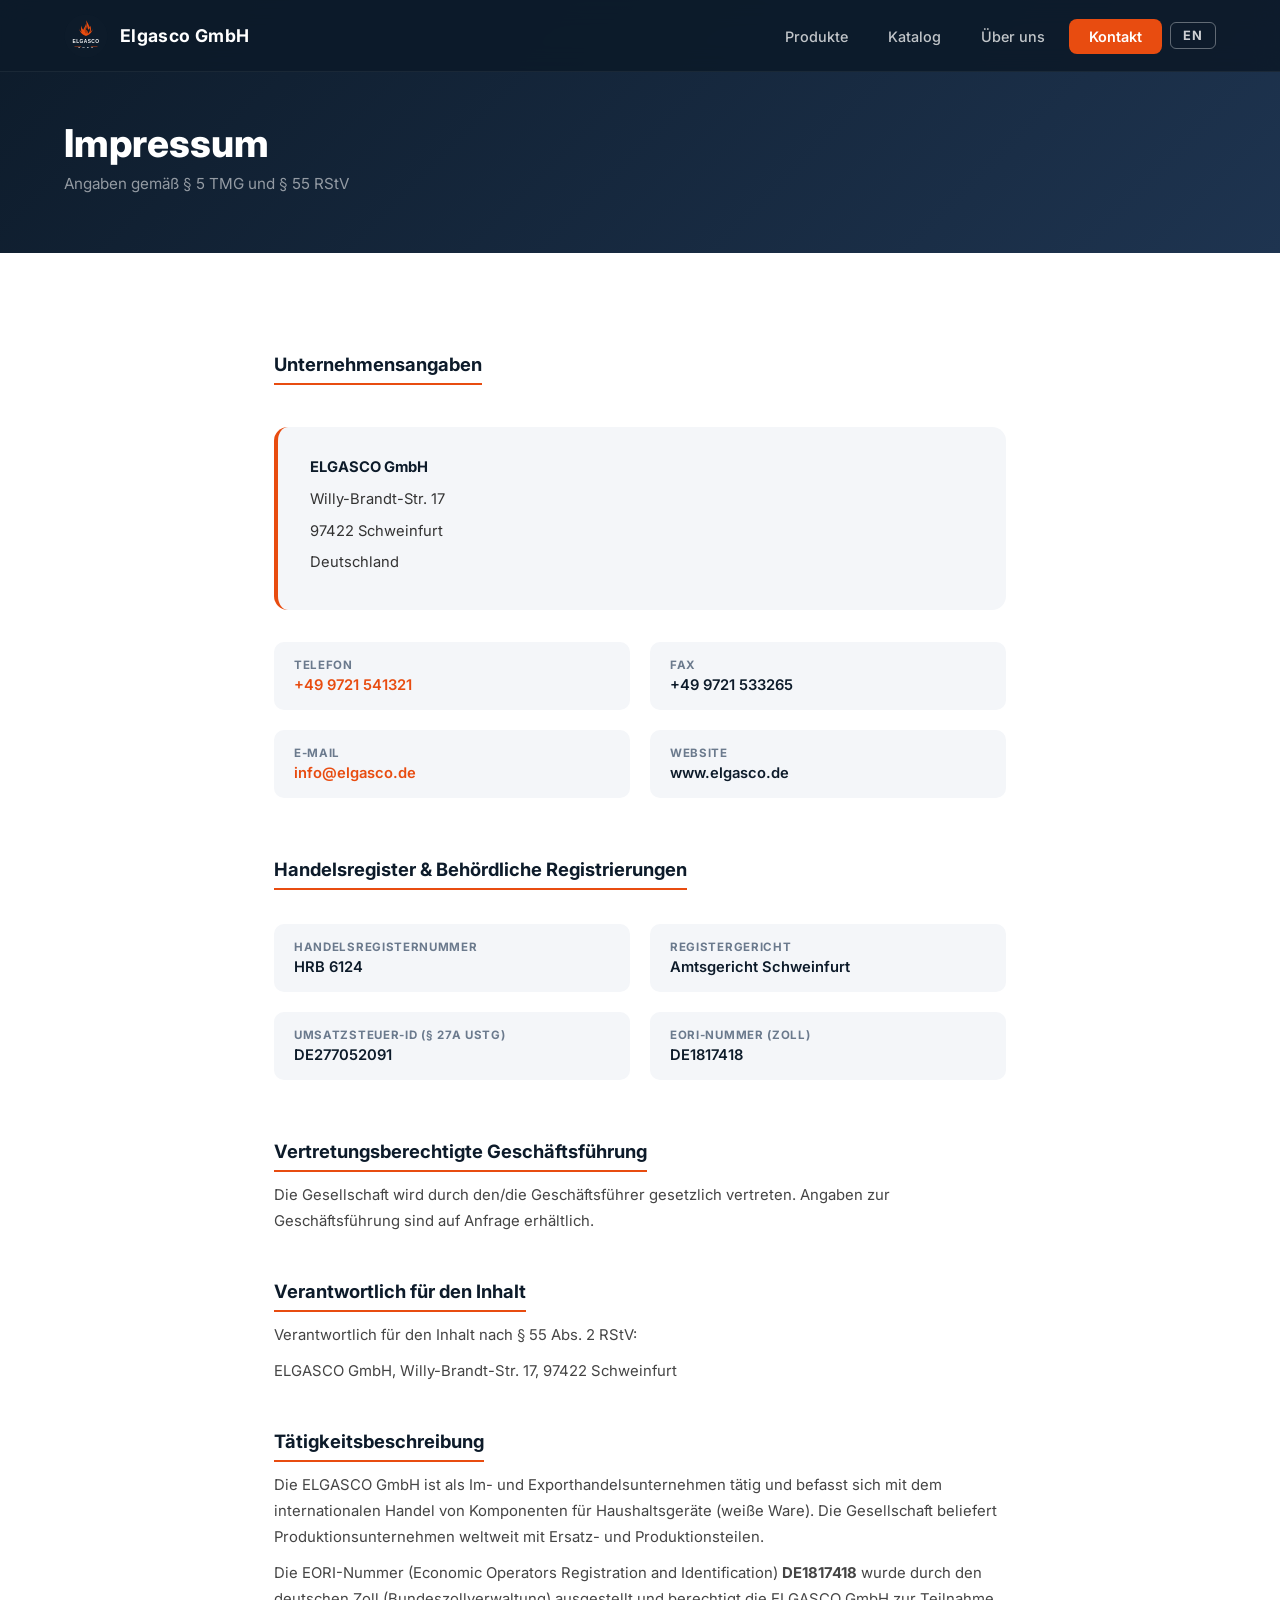
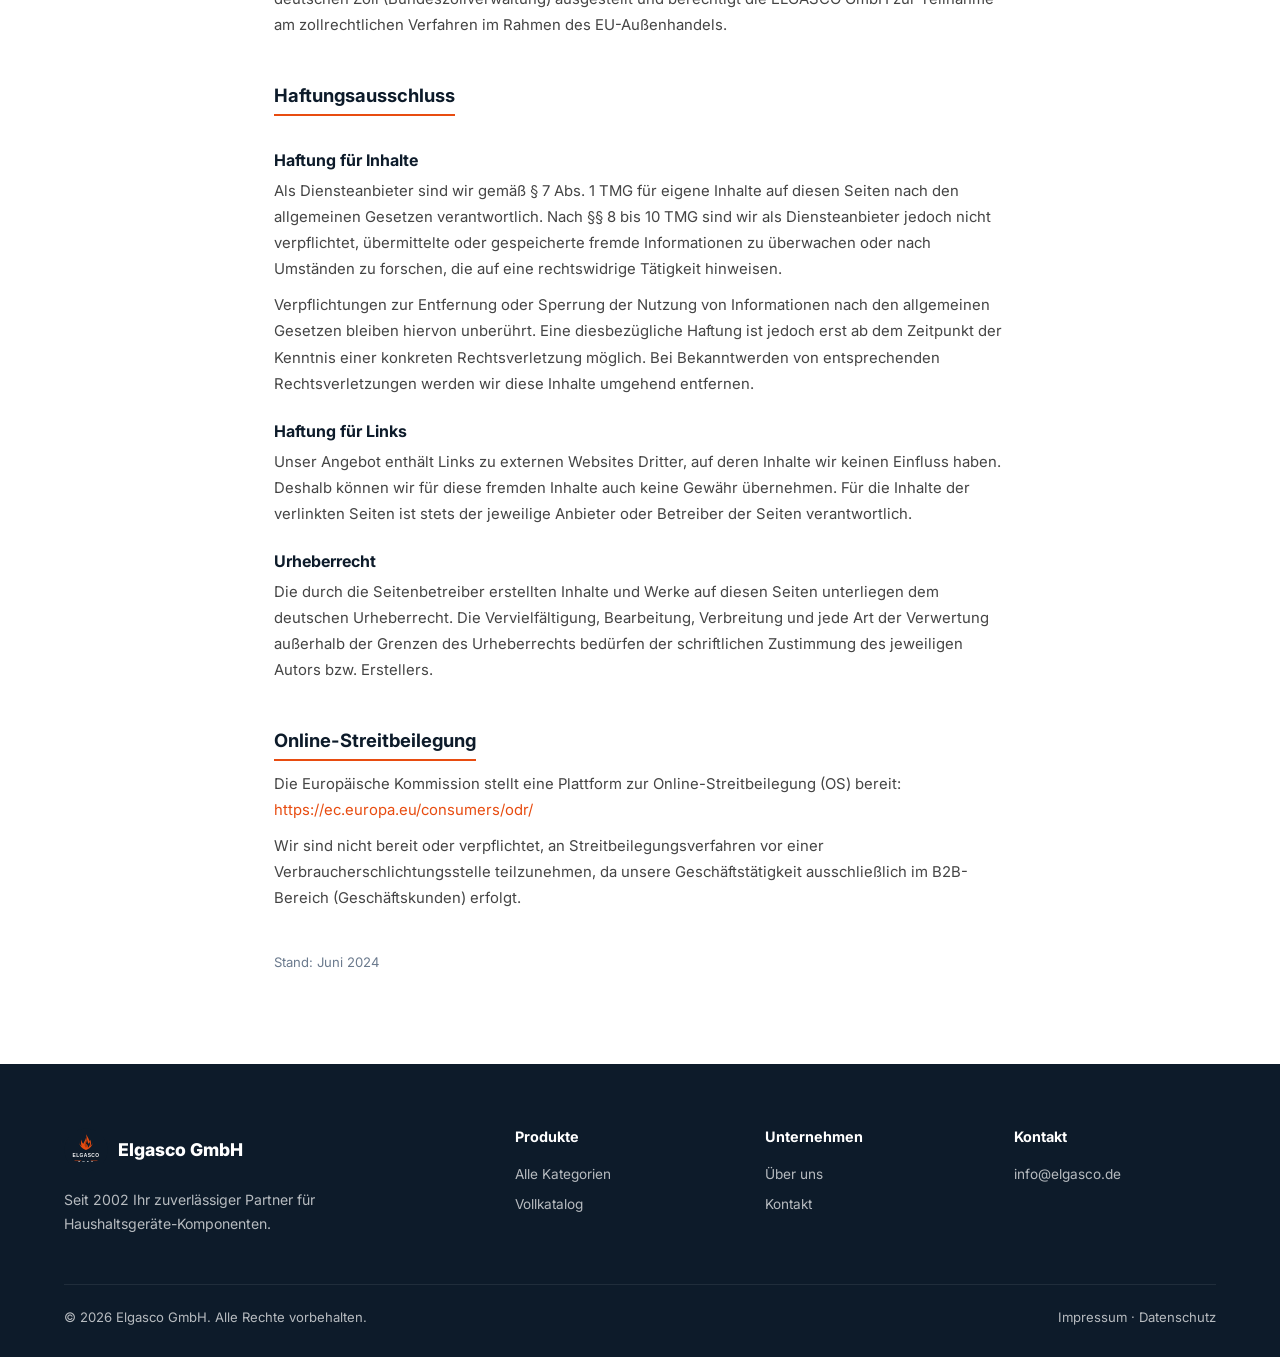
<file: impressum.html>
﻿<!DOCTYPE html>
<html lang="de">
<head>
  <meta charset="UTF-8" />
  <meta name="viewport" content="width=device-width, initial-scale=1.0" />
  <title>Impressum – Elgasco GmbH</title>
  <meta name="robots" content="noindex, follow" />
  <link rel="preconnect" href="https://fonts.googleapis.com" />
  <link rel="preconnect" href="https://fonts.gstatic.com" crossorigin />
  <link href="https://fonts.googleapis.com/css2?family=Inter:wght@400;500;600;700;800&display=swap" rel="stylesheet" />
  <link rel="stylesheet" href="assets/css/style.css" />
  <style>
    .legal-hero {
      background: linear-gradient(135deg, var(--navy) 0%, var(--navy-light) 100%);
      padding: 120px 5% 60px;
    }
    .legal-hero h1 { color: var(--white); font-size: clamp(1.8rem,3vw,2.6rem); font-weight: 800; margin-bottom: 8px; }
    .legal-hero p { color: rgba(255,255,255,.55); font-size: .95rem; }
    .legal-content { max-width: 860px; margin: 0 auto; padding: 64px 5% 80px; }
    .legal-content h2 { font-size: 1.15rem; font-weight: 700; color: var(--navy); margin: 36px 0 10px; padding-bottom: 8px; border-bottom: 2px solid var(--orange); display: inline-block; }
    .legal-content h3 { font-size: 1rem; font-weight: 700; color: var(--navy); margin: 24px 0 8px; }
    .legal-content p { color: #444; font-size: .93rem; line-height: 1.75; margin-bottom: 10px; }
    .legal-content a { color: var(--orange); }
    .legal-content a:hover { text-decoration: underline; }
    .info-box {
      background: var(--gray-light); border-radius: 14px; padding: 28px 32px;
      margin: 32px 0; border-left: 4px solid var(--orange);
    }
    .info-box p { margin-bottom: 6px; font-size: .92rem; color: #333; }
    .info-box strong { color: var(--navy); }
    .info-grid { display: grid; grid-template-columns: 1fr 1fr; gap: 20px; margin: 24px 0; }
    .info-item { background: var(--gray-light); border-radius: 10px; padding: 16px 20px; }
    .info-item .label { font-size: .72rem; font-weight: 700; text-transform: uppercase; letter-spacing: .06em; color: var(--gray-text); margin-bottom: 4px; }
    .info-item .value { font-size: .92rem; font-weight: 600; color: var(--navy); }
    @media (max-width: 600px) { .info-grid { grid-template-columns: 1fr; } }
  </style>
</head>
<body>

<nav class="navbar">
  <a href="index.html" class="nav-logo">
    <img src="assets/images/logo.svg" alt="Elgasco GmbH Logo" />
    <span>Elgasco GmbH</span>
  </a>
  <ul class="nav-links">
    <li><a href="index.html#categories">Produkte</a></li>
    <li><a href="catalog.html">Katalog</a></li>
    <li><a href="index.html#about">Über uns</a></li>
    <li><a href="index.html#contact" class="btn-primary" data-i18n="nav_contact">Kontakt</a></li>
    <li><button class="lang-btn" onclick="toggleLang()" title="Switch language">EN</button></li>
  </ul>
  <button class="nav-toggle" aria-label="Menü öffnen"><span></span><span></span><span></span></button>
</nav>

<div class="legal-hero">
  <h1>Impressum</h1>
  <p>Angaben gemäß § 5 TMG und § 55 RStV</p>
</div>

<div class="legal-content">

  <h2>Unternehmensangaben</h2>
  <div class="info-box">
    <p><strong>ELGASCO GmbH</strong></p>
    <p>Willy-Brandt-Str. 17</p>
    <p>97422 Schweinfurt</p>
    <p>Deutschland</p>
  </div>

  <div class="info-grid">
    <div class="info-item">
      <div class="label">Telefon</div>
      <div class="value"><a href="tel:+499721541321">+49 9721 541321</a></div>
    </div>
    <div class="info-item">
      <div class="label">Fax</div>
      <div class="value">+49 9721 533265</div>
    </div>
    <div class="info-item">
      <div class="label">E-Mail</div>
      <div class="value"><a href="mailto:info@elgasco.de">info@elgasco.de</a></div>
    </div>
    <div class="info-item">
      <div class="label">Website</div>
      <div class="value">www.elgasco.de</div>
    </div>
  </div>

  <h2>Handelsregister & Behördliche Registrierungen</h2>
  <div class="info-grid">
    <div class="info-item">
      <div class="label">Handelsregisternummer</div>
      <div class="value">HRB 6124</div>
    </div>
    <div class="info-item">
      <div class="label">Registergericht</div>
      <div class="value">Amtsgericht Schweinfurt</div>
    </div>
    <div class="info-item">
      <div class="label">Umsatzsteuer-ID (§ 27a UStG)</div>
      <div class="value">DE277052091</div>
    </div>
    <div class="info-item">
      <div class="label">EORI-Nummer (Zoll)</div>
      <div class="value">DE1817418</div>
    </div>
  </div>

  <h2>Vertretungsberechtigte Geschäftsführung</h2>
  <p>Die Gesellschaft wird durch den/die Geschäftsführer gesetzlich vertreten. Angaben zur Geschäftsführung sind auf Anfrage erhältlich.</p>

  <h2>Verantwortlich für den Inhalt</h2>
  <p>Verantwortlich für den Inhalt nach § 55 Abs. 2 RStV:</p>
  <p>ELGASCO GmbH, Willy-Brandt-Str. 17, 97422 Schweinfurt</p>

  <h2>Tätigkeitsbeschreibung</h2>
  <p>Die ELGASCO GmbH ist als Im- und Exporthandelsunternehmen tätig und befasst sich mit dem internationalen Handel von Komponenten für Haushaltsgeräte (weiße Ware). Die Gesellschaft beliefert Produktionsunternehmen weltweit mit Ersatz- und Produktionsteilen.</p>
  <p>Die EORI-Nummer (Economic Operators Registration and Identification) <strong>DE1817418</strong> wurde durch den deutschen Zoll (Bundeszollverwaltung) ausgestellt und berechtigt die ELGASCO GmbH zur Teilnahme am zollrechtlichen Verfahren im Rahmen des EU-Außenhandels.</p>

  <h2>Haftungsausschluss</h2>
  <h3>Haftung für Inhalte</h3>
  <p>Als Diensteanbieter sind wir gemäß § 7 Abs. 1 TMG für eigene Inhalte auf diesen Seiten nach den allgemeinen Gesetzen verantwortlich. Nach §§ 8 bis 10 TMG sind wir als Diensteanbieter jedoch nicht verpflichtet, übermittelte oder gespeicherte fremde Informationen zu überwachen oder nach Umständen zu forschen, die auf eine rechtswidrige Tätigkeit hinweisen.</p>
  <p>Verpflichtungen zur Entfernung oder Sperrung der Nutzung von Informationen nach den allgemeinen Gesetzen bleiben hiervon unberührt. Eine diesbezügliche Haftung ist jedoch erst ab dem Zeitpunkt der Kenntnis einer konkreten Rechtsverletzung möglich. Bei Bekanntwerden von entsprechenden Rechtsverletzungen werden wir diese Inhalte umgehend entfernen.</p>

  <h3>Haftung für Links</h3>
  <p>Unser Angebot enthält Links zu externen Websites Dritter, auf deren Inhalte wir keinen Einfluss haben. Deshalb können wir für diese fremden Inhalte auch keine Gewähr übernehmen. Für die Inhalte der verlinkten Seiten ist stets der jeweilige Anbieter oder Betreiber der Seiten verantwortlich.</p>

  <h3>Urheberrecht</h3>
  <p>Die durch die Seitenbetreiber erstellten Inhalte und Werke auf diesen Seiten unterliegen dem deutschen Urheberrecht. Die Vervielfältigung, Bearbeitung, Verbreitung und jede Art der Verwertung außerhalb der Grenzen des Urheberrechts bedürfen der schriftlichen Zustimmung des jeweiligen Autors bzw. Erstellers.</p>

  <h2>Online-Streitbeilegung</h2>
  <p>Die Europäische Kommission stellt eine Plattform zur Online-Streitbeilegung (OS) bereit: <a href="https://ec.europa.eu/consumers/odr/" target="_blank" rel="noopener">https://ec.europa.eu/consumers/odr/</a></p>
  <p>Wir sind nicht bereit oder verpflichtet, an Streitbeilegungsverfahren vor einer Verbraucherschlichtungsstelle teilzunehmen, da unsere Geschäftstätigkeit ausschließlich im B2B-Bereich (Geschäftskunden) erfolgt.</p>

  <p style="margin-top:40px;font-size:.82rem;color:var(--gray-text);">Stand: Juni 2024</p>

</div>

<footer>
  <div class="footer-grid">
    <div class="footer-brand">
      <div class="footer-logo">
        <img src="assets/images/logo.svg" alt="Elgasco GmbH" />
        <span style="color:white;font-weight:800;font-size:1.1rem;">Elgasco GmbH</span>
      </div>
      <p>Seit 2002 Ihr zuverlässiger Partner für Haushaltsgeräte-Komponenten.</p>
    </div>
    <div class="footer-col">
      <h4>Produkte</h4>
      <ul>
        <li><a href="index.html#categories">Alle Kategorien</a></li>
        <li><a href="catalog.html">Vollkatalog</a></li>
      </ul>
    </div>
    <div class="footer-col">
      <h4>Unternehmen</h4>
      <ul>
        <li><a href="index.html#about">Über uns</a></li>
        <li><a href="index.html#contact">Kontakt</a></li>
      </ul>
    </div>
    <div class="footer-col">
      <h4>Kontakt</h4>
      <ul>
        <li><a href="mailto:info@elgasco.de">info@elgasco.de</a></li>
      </ul>
    </div>
  </div>
  <div class="footer-bottom">
    <span>© 2026 Elgasco GmbH. Alle Rechte vorbehalten.</span>
    <span><a href="impressum.html" style="color:inherit;">Impressum</a> · <a href="datenschutz.html" style="color:inherit;">Datenschutz</a></span>
  </div>
</footer>

<script src="assets/js/i18n.js"></script>
<script src="assets/js/main.js"></script>
</body>
</html>
</file>
<file: assets/css/style.css>
/* =========================================
   ELGASCO GMBH – Main Stylesheet
   Colors: Navy #0d1b2a | Orange #e84c10 | White #fff
   ========================================= */

:root {
  --navy: #0d1b2a;
  --navy-mid: #152638;
  --navy-light: #1e3450;
  --orange: #e84c10;
  --orange-light: #ff6a35;
  --white: #ffffff;
  --gray-light: #f4f6f9;
  --gray-mid: #e2e6ed;
  --gray-text: #6b7a8d;
  --font: 'Inter', system-ui, -apple-system, sans-serif;
  --radius: 12px;
  --shadow: 0 4px 24px rgba(13,27,42,.12);
  --shadow-hover: 0 12px 40px rgba(13,27,42,.22);
  --transition: .28s cubic-bezier(.4,0,.2,1);
}

*, *::before, *::after { box-sizing: border-box; margin: 0; padding: 0; }

html { scroll-behavior: smooth; font-size: 16px; }

body {
  font-family: var(--font);
  color: var(--navy);
  background: var(--white);
  overflow-x: hidden;
  -webkit-font-smoothing: antialiased;
}

a { text-decoration: none; color: inherit; }
img { max-width: 100%; display: block; }
ul { list-style: none; }

/* ---- Scrollbar ---- */
::-webkit-scrollbar { width: 6px; }
::-webkit-scrollbar-track { background: var(--gray-light); }
::-webkit-scrollbar-thumb { background: var(--orange); border-radius: 3px; }

/* ==================== NAVBAR ==================== */
.navbar {
  position: fixed; top: 0; left: 0; right: 0; z-index: 1000;
  display: flex; align-items: center; justify-content: space-between;
  padding: 0 5%;
  height: 72px;
  background: rgba(13,27,42,0.92);
  backdrop-filter: blur(12px);
  -webkit-backdrop-filter: blur(12px);
  border-bottom: 1px solid rgba(255,255,255,.06);
  transition: var(--transition);
}
.navbar.scrolled {
  background: rgba(13,27,42,0.98);
  height: 64px;
  box-shadow: 0 2px 20px rgba(0,0,0,.3);
}
.nav-logo { display: flex; align-items: center; gap: 12px; }
.nav-logo img { height: 44px; width: auto; }
.nav-logo span { color: var(--white); font-size: 1.1rem; font-weight: 700; letter-spacing: .02em; }

.nav-links { display: flex; align-items: center; gap: 8px; }
.nav-links a {
  color: rgba(255,255,255,.75);
  font-size: .9rem; font-weight: 500;
  padding: 8px 16px; border-radius: 8px;
  transition: var(--transition);
}
.nav-links a:hover, .nav-links a.active { color: var(--white); background: rgba(255,255,255,.1); }
.nav-links a.btn-primary {
  background: var(--orange); color: var(--white);
  padding: 9px 20px; border-radius: 8px;
  font-weight: 600;
}
.nav-links a.btn-primary:hover { background: var(--orange-light); transform: translateY(-1px); }

.lang-btn {
  background: transparent; border: 1.5px solid rgba(255,255,255,.35);
  color: rgba(255,255,255,.8); font-size: .8rem; font-weight: 700;
  padding: 5px 12px; border-radius: 6px; cursor: pointer;
  transition: var(--transition); letter-spacing: .06em; font-family: var(--font);
}
.lang-btn:hover { background: rgba(255,255,255,.1); color: var(--white); border-color: rgba(255,255,255,.6); }

.nav-toggle { display: none; flex-direction: column; gap: 5px; cursor: pointer; padding: 4px; }
.nav-toggle span { display: block; width: 24px; height: 2px; background: var(--white); transition: var(--transition); border-radius: 2px; }

/* ==================== HERO ==================== */
.hero {
  min-height: 100vh;
  display: flex; align-items: center;
  position: relative; overflow: hidden;
  background: linear-gradient(135deg, var(--navy) 0%, var(--navy-light) 60%, #1a2f4a 100%);
  padding: 80px 5% 60px;
}
.hero::before {
  content: '';
  position: absolute; inset: 0;
  background: url("data:image/svg+xml,%3Csvg width='60' height='60' viewBox='0 0 60 60' xmlns='http://www.w3.org/2000/svg'%3E%3Cg fill='none' fill-rule='evenodd'%3E%3Cg fill='%23ffffff' fill-opacity='0.02'%3E%3Cpath d='M36 34v-4h-2v4h-4v2h4v4h2v-4h4v-2h-4zm0-30V0h-2v4h-4v2h4v4h2V6h4V4h-4zM6 34v-4H4v4H0v2h4v4h2v-4h4v-2H6zM6 4V0H4v4H0v2h4v4h2V6h4V4H6z'/%3E%3C/g%3E%3C/g%3E%3C/svg%3E");
}
.hero-bg-glow {
  position: absolute; top: 20%; right: 10%;
  width: 500px; height: 500px;
  background: radial-gradient(circle, rgba(232,76,16,.18) 0%, transparent 70%);
  border-radius: 50%; pointer-events: none;
}
.hero-content { position: relative; z-index: 1; max-width: 700px; }
.hero-badge {
  display: inline-flex; align-items: center; gap: 8px;
  background: rgba(232,76,16,.15); border: 1px solid rgba(232,76,16,.35);
  color: var(--orange-light); font-size: .82rem; font-weight: 600;
  padding: 6px 14px; border-radius: 50px; margin-bottom: 28px;
  letter-spacing: .04em; text-transform: uppercase;
}
.hero-badge::before { content: ''; display: none; }
@keyframes pulse { 0%,100%{opacity:1} 50%{opacity:.4} }

.hero h1 {
  font-size: clamp(2.2rem, 5vw, 3.8rem);
  font-weight: 800; color: var(--white);
  line-height: 1.1; margin-bottom: 20px;
  letter-spacing: -.02em;
}
.hero h1 span { color: var(--orange); }
.hero p {
  color: rgba(255,255,255,.7); font-size: clamp(1rem, 2vw, 1.15rem);
  line-height: 1.7; margin-bottom: 36px; max-width: 560px;
}
.hero-buttons { display: flex; gap: 16px; flex-wrap: wrap; }
.btn { display: inline-flex; align-items: center; gap: 8px; padding: 14px 28px; border-radius: var(--radius); font-size: .95rem; font-weight: 600; cursor: pointer; transition: var(--transition); border: none; }
.btn-primary { background: var(--orange); color: var(--white); }
.btn-primary:hover { background: var(--orange-light); transform: translateY(-2px); box-shadow: 0 8px 24px rgba(232,76,16,.4); }
.btn-outline { background: transparent; color: var(--white); border: 2px solid rgba(255,255,255,.35); }
.btn-outline:hover { background: rgba(255,255,255,.1); border-color: rgba(255,255,255,.6); transform: translateY(-2px); }
.btn svg { flex-shrink: 0; }

.hero-visual {
  position: absolute; right: 5%; top: 50%; transform: translateY(-50%);
  display: grid; grid-template-columns: 1fr 1fr; gap: 12px;
  width: min(420px, 38vw);
}
.hero-card {
  background: rgba(255,255,255,.06); border: 1px solid rgba(255,255,255,.1);
  border-radius: var(--radius); padding: 20px;
  backdrop-filter: blur(8px); transition: var(--transition);
}
.hero-card:hover { background: rgba(255,255,255,.1); transform: translateY(-4px); }
.hero-card:first-child { grid-column: 1/-1; }
.hero-card-icon { font-size: 2rem; margin-bottom: 8px; }
.hero-card h3 { color: var(--white); font-size: .85rem; font-weight: 700; margin-bottom: 4px; }
.hero-card p { color: rgba(255,255,255,.5); font-size: .75rem; }

/* ==================== STATS ==================== */
.stats {
  background: var(--orange);
  padding: 52px 5%;
}
.stats-grid {
  display: flex; justify-content: center; gap: 64px; flex-wrap: wrap;
  max-width: 1200px; margin: 0 auto;
}
.stats-grid .stat-item { min-width: 140px; }
.stat-item { text-align: center; }
.stat-number { font-size: clamp(2rem,4vw,3rem); font-weight: 900; color: var(--white); line-height: 1; }
.stat-label { color: rgba(255,255,255,.8); font-size: .85rem; font-weight: 500; margin-top: 6px; }

/* ==================== SECTIONS SHARED ==================== */
section { padding: 90px 5%; }
.section-header { text-align: center; margin-bottom: 60px; }
.section-tag {
  display: inline-block;
  color: var(--orange); font-size: .78rem; font-weight: 700;
  letter-spacing: .1em; text-transform: uppercase;
  margin-bottom: 12px;
}
.section-header h2 {
  font-size: clamp(1.8rem, 3.5vw, 2.8rem); font-weight: 800;
  color: var(--navy); line-height: 1.15; margin-bottom: 16px;
}
.section-header p { color: var(--gray-text); font-size: 1.05rem; max-width: 540px; margin: 0 auto; line-height: 1.7; }

/* ==================== CATEGORIES ==================== */
.categories { background: var(--white); }
.categories-grid {
  display: grid;
  grid-template-columns: repeat(auto-fill, minmax(260px, 1fr));
  gap: 24px; max-width: 1300px; margin: 0 auto;
}
.category-card {
  background: var(--white); border: 1.5px solid var(--gray-mid);
  border-radius: 16px; overflow: hidden;
  transition: var(--transition); cursor: pointer;
  text-decoration: none; color: var(--navy);
}
.category-card:hover {
  border-color: var(--orange); transform: translateY(-6px);
  box-shadow: var(--shadow-hover);
}
.category-img {
  height: 180px; background: var(--gray-light);
  display: flex; align-items: center; justify-content: center;
  overflow: hidden; position: relative;
}
.category-img img { width: 100%; height: 100%; object-fit: cover; transition: transform .4s ease; }
.category-card:hover .category-img img { transform: scale(1.06); }
.category-img .cat-icon {
  font-size: 3rem; color: var(--gray-text);
  display: flex; align-items: center; justify-content: center;
  width: 100%; height: 100%;
}
.category-body { padding: 20px 22px 22px; }
.category-body h3 { font-size: 1rem; font-weight: 700; margin-bottom: 6px; }
.category-body p { font-size: .83rem; color: var(--gray-text); line-height: 1.5; }
.cat-count {
  display: inline-block; background: rgba(232,76,16,.1);
  color: var(--orange); font-size: .75rem; font-weight: 700;
  padding: 3px 10px; border-radius: 50px; margin-top: 10px;
}

/* ==================== CATALOG PAGE ==================== */
.catalog-hero {
  background: linear-gradient(135deg, var(--navy) 0%, var(--navy-light) 100%);
  padding: 120px 5% 60px;
  text-align: center;
}
.catalog-hero h1 { color: var(--white); font-size: clamp(2rem,4vw,3rem); font-weight: 800; margin-bottom: 12px; }
.catalog-hero p { color: rgba(255,255,255,.65); font-size: 1.05rem; max-width: 500px; margin: 0 auto; }

.catalog-section { padding: 60px 5%; background: var(--gray-light); }
.catalog-layout { display: grid; grid-template-columns: 260px 1fr; gap: 32px; max-width: 1400px; margin: 0 auto; align-items: start; }

/* Sidebar */
.catalog-sidebar {
  background: var(--white); border-radius: 16px; padding: 24px;
  box-shadow: var(--shadow); position: sticky; top: 88px;
}
.sidebar-title { font-size: .75rem; font-weight: 700; color: var(--gray-text); letter-spacing: .08em; text-transform: uppercase; margin-bottom: 14px; }
.sidebar-filter { display: flex; flex-direction: column; gap: 4px; }
.sidebar-filter button {
  background: none; border: none; cursor: pointer;
  text-align: left; padding: 10px 14px; border-radius: 10px;
  font-size: .88rem; font-weight: 500; color: var(--navy);
  transition: var(--transition); display: flex; align-items: center; justify-content: space-between;
}
.sidebar-filter button:hover { background: var(--gray-light); }
.sidebar-filter button.active { background: rgba(232,76,16,.1); color: var(--orange); font-weight: 700; }
.sidebar-filter button .count { font-size: .75rem; color: var(--gray-text); background: var(--gray-light); padding: 2px 7px; border-radius: 50px; }
.sidebar-filter button.active .count { background: rgba(232,76,16,.15); color: var(--orange); }

/* Search bar */
.catalog-search {
  display: flex; gap: 12px; margin-bottom: 28px;
}
.catalog-search input {
  flex: 1; padding: 12px 18px; border: 1.5px solid var(--gray-mid);
  border-radius: var(--radius); font-size: .9rem; font-family: var(--font);
  outline: none; transition: var(--transition);
  background: var(--white);
}
.catalog-search input:focus { border-color: var(--orange); }
.catalog-search button {
  background: var(--orange); color: var(--white); border: none;
  padding: 12px 20px; border-radius: var(--radius); cursor: pointer;
  font-weight: 600; display: flex; align-items: center; gap: 6px;
  transition: var(--transition);
}
.catalog-search button:hover { background: var(--orange-light); }

/* Products grid */
.products-grid {
  display: grid;
  grid-template-columns: repeat(auto-fill, minmax(220px, 1fr));
  gap: 20px;
}
.product-card {
  background: var(--white); border-radius: 16px; overflow: hidden;
  border: 1.5px solid var(--gray-mid); transition: var(--transition);
  display: flex; flex-direction: column;
}
.product-card:hover { box-shadow: var(--shadow-hover); border-color: var(--orange); transform: translateY(-4px); }
.product-img {
  height: 170px; background: var(--gray-light);
  display: flex; align-items: center; justify-content: center; overflow: hidden;
  position: relative;
}
.product-img img { width: 100%; height: 100%; object-fit: contain; padding: 12px; transition: transform .4s ease; }
.product-card:hover .product-img img { transform: scale(1.08); }
.product-img .no-img { font-size: 2.5rem; opacity: .3; }
.product-body { padding: 16px 18px 18px; flex: 1; display: flex; flex-direction: column; }
.product-cat {
  font-size: .7rem; font-weight: 700; text-transform: uppercase; letter-spacing: .06em;
  color: var(--orange); margin-bottom: 6px;
}
.product-body h4 { font-size: .9rem; font-weight: 700; margin-bottom: 6px; line-height: 1.35; }
.product-body p { font-size: .78rem; color: var(--gray-text); line-height: 1.5; flex: 1; }
.product-part { font-size: .72rem; color: var(--gray-text); font-family: 'Courier New', monospace; margin-top: 10px; border-top: 1px solid var(--gray-mid); padding-top: 10px; }
.product-part strong { color: var(--navy); }

/* Results count */
.results-meta { display: flex; align-items: center; justify-content: space-between; margin-bottom: 20px; }
.results-count { font-size: .88rem; color: var(--gray-text); }
.results-count strong { color: var(--navy); }

/* ==================== ABOUT ==================== */
.about { background: var(--gray-light); }
.about-grid { display: grid; grid-template-columns: 1fr 1fr; gap: 64px; max-width: 1200px; margin: 0 auto; align-items: center; }
.about-content h2 { font-size: clamp(1.8rem,3vw,2.6rem); font-weight: 800; margin-bottom: 20px; line-height: 1.2; }
.about-content p { color: var(--gray-text); font-size: .98rem; line-height: 1.8; margin-bottom: 18px; }
.timeline { margin-top: 32px; display: flex; flex-direction: column; gap: 20px; }
.timeline-item { display: flex; gap: 16px; }
.timeline-dot { width: 40px; height: 40px; border-radius: 50%; background: var(--orange); color: var(--white); display: flex; align-items: center; justify-content: center; flex-shrink: 0; font-weight: 800; font-size: .75rem; }
.timeline-body h4 { font-size: .9rem; font-weight: 700; margin-bottom: 4px; }
.timeline-body p { font-size: .82rem; color: var(--gray-text); line-height: 1.5; }

.about-visual { position: relative; }
.about-img-grid { display: grid; grid-template-columns: 1fr 1fr; gap: 12px; }
.about-img-item { border-radius: 14px; overflow: hidden; aspect-ratio: 1; background: var(--gray-mid); }
.about-img-item img { width: 100%; height: 100%; object-fit: cover; }
.about-img-item:first-child { grid-row: span 2; aspect-ratio: auto; }
.about-strengths { display: flex; flex-direction: column; gap: 18px; margin-top: 28px; }
.about-strength-item { padding-left: 14px; border-left: 3px solid var(--orange); }
.about-strength-item h4 { font-size: .9rem; font-weight: 700; margin-bottom: 4px; color: var(--navy); }
.about-strength-item p { font-size: .82rem; color: var(--gray-text); line-height: 1.55; }

.about-badge-overlay {
  position: absolute; bottom: -12px; left: -12px;
  background: var(--orange); color: var(--white);
  border-radius: 16px; padding: 18px 24px; box-shadow: 0 8px 32px rgba(232,76,16,.4);
}
.about-badge-overlay .number { font-size: 2.4rem; font-weight: 900; line-height: 1; }
.about-badge-overlay .text { font-size: .8rem; font-weight: 600; opacity: .9; }

/* ==================== CLIENTS / PARTNERS ==================== */
.partners { background: var(--white); padding: 64px 5%; }
.partners-inner { max-width: 1200px; margin: 0 auto; }
.partners h2 { text-align: center; font-size: 1.1rem; font-weight: 600; color: var(--gray-text); letter-spacing: .04em; text-transform: uppercase; margin-bottom: 40px; }
.partners-logos { display: flex; align-items: center; justify-content: center; flex-wrap: wrap; gap: 40px 60px; }
.partner-logo { font-size: 1.1rem; font-weight: 800; color: var(--gray-mid); letter-spacing: .06em; text-transform: uppercase; transition: var(--transition); }
.partner-logo:hover { color: var(--navy); }

/* ==================== WHY US ==================== */
.why-us { background: var(--navy); }
.why-us .section-header h2 { color: var(--white); }
.why-us .section-header p { color: rgba(255,255,255,.6); }
.why-grid { display: grid; grid-template-columns: repeat(auto-fill, minmax(240px, 1fr)); gap: 24px; max-width: 1200px; margin: 0 auto; }
.why-card {
  background: rgba(255,255,255,.05); border: 1px solid rgba(255,255,255,.08);
  border-radius: 16px; padding: 28px 24px;
  transition: var(--transition);
}
.why-card:hover { background: rgba(255,255,255,.09); transform: translateY(-4px); }
.why-card { border-top: 3px solid var(--orange); }
.why-card h3 { color: var(--white); font-size: 1rem; font-weight: 700; margin-bottom: 8px; }
.why-card p { color: rgba(255,255,255,.55); font-size: .85rem; line-height: 1.6; }

/* ==================== CONTACT ==================== */
.contact { background: var(--gray-light); }
.contact-grid { display: grid; grid-template-columns: 1fr 1.2fr; gap: 64px; max-width: 1100px; margin: 0 auto; }
.contact-info h3 { font-size: 1.4rem; font-weight: 800; margin-bottom: 16px; }
.contact-info p { color: var(--gray-text); font-size: .95rem; line-height: 1.7; margin-bottom: 32px; }
.contact-items { display: flex; flex-direction: column; gap: 20px; }
.contact-item { display: flex; gap: 14px; align-items: flex-start; }
.contact-item-icon { width: 44px; height: 44px; border-radius: 12px; background: rgba(232,76,16,.1); display: flex; align-items: center; justify-content: center; flex-shrink: 0; color: var(--orange); }
.contact-item-body p:first-child { font-weight: 700; font-size: .9rem; margin-bottom: 2px; }
.contact-item-body p:last-child { color: var(--gray-text); font-size: .85rem; }

.contact-form { background: var(--white); border-radius: 20px; padding: 40px; box-shadow: var(--shadow); }
.form-row { display: grid; grid-template-columns: 1fr 1fr; gap: 16px; }
.form-group { display: flex; flex-direction: column; gap: 6px; margin-bottom: 16px; }
.form-group label { font-size: .82rem; font-weight: 600; color: var(--navy); }
.form-group input, .form-group textarea, .form-group select {
  padding: 12px 16px; border: 1.5px solid var(--gray-mid);
  border-radius: var(--radius); font-size: .9rem; font-family: var(--font);
  outline: none; transition: var(--transition); background: var(--white);
  color: var(--navy);
}
.form-group input:focus, .form-group textarea:focus, .form-group select:focus { border-color: var(--orange); }
.form-group textarea { resize: vertical; min-height: 100px; }
.form-submit { width: 100%; justify-content: center; font-size: 1rem; padding: 15px; border-radius: var(--radius); }

/* ==================== FOOTER ==================== */
footer {
  background: var(--navy); color: rgba(255,255,255,.7);
  padding: 64px 5% 32px;
}
.footer-grid { display: grid; grid-template-columns: 2fr 1fr 1fr 1fr; gap: 48px; max-width: 1200px; margin: 0 auto 48px; }
.footer-brand p { font-size: .88rem; line-height: 1.7; margin-top: 16px; max-width: 280px; }
.footer-col h4 { color: var(--white); font-size: .9rem; font-weight: 700; margin-bottom: 18px; }
.footer-col ul { display: flex; flex-direction: column; gap: 10px; }
.footer-col ul a { font-size: .85rem; transition: var(--transition); }
.footer-col ul a:hover { color: var(--white); }
.footer-bottom { border-top: 1px solid rgba(255,255,255,.08); padding-top: 24px; display: flex; align-items: center; justify-content: space-between; max-width: 1200px; margin: 0 auto; font-size: .82rem; }
.footer-logo { display: flex; align-items: center; gap: 10px; margin-bottom: 12px; }
.footer-logo img { height: 44px; }

/* ==================== ANIMATIONS ==================== */
.fade-up { opacity: 0; transform: translateY(30px); transition: opacity .6s ease, transform .6s ease; }
.fade-up.visible { opacity: 1; transform: none; }
.fade-up:nth-child(2) { transition-delay: .1s; }
.fade-up:nth-child(3) { transition-delay: .2s; }
.fade-up:nth-child(4) { transition-delay: .3s; }
.fade-up:nth-child(5) { transition-delay: .4s; }

/* ==================== RESPONSIVE ==================== */
@media (max-width: 1100px) {
  .hero-visual { display: none; }
  .about-grid { grid-template-columns: 1fr; gap: 40px; }
  .footer-grid { grid-template-columns: 1fr 1fr; }
}
@media (max-width: 768px) {
  .nav-links { display: none; flex-direction: column; position: fixed; top: 72px; left: 0; right: 0; background: var(--navy); padding: 20px 5%; gap: 4px; }
  .nav-links.open { display: flex; }
  .nav-toggle { display: flex; }
  .stats-grid { grid-template-columns: 1fr 1fr; }
  .contact-grid { grid-template-columns: 1fr; }
  .form-row { grid-template-columns: 1fr; }
  .catalog-layout { grid-template-columns: 1fr; }
  .catalog-sidebar { position: static; }
  .footer-grid { grid-template-columns: 1fr; gap: 32px; }
  .footer-bottom { flex-direction: column; gap: 12px; text-align: center; }
  .hero { padding: 100px 5% 60px; }
}
@media (max-width: 480px) {
  .stats-grid { grid-template-columns: 1fr 1fr; gap: 16px; }
  section { padding: 64px 5%; }
}
</file>
